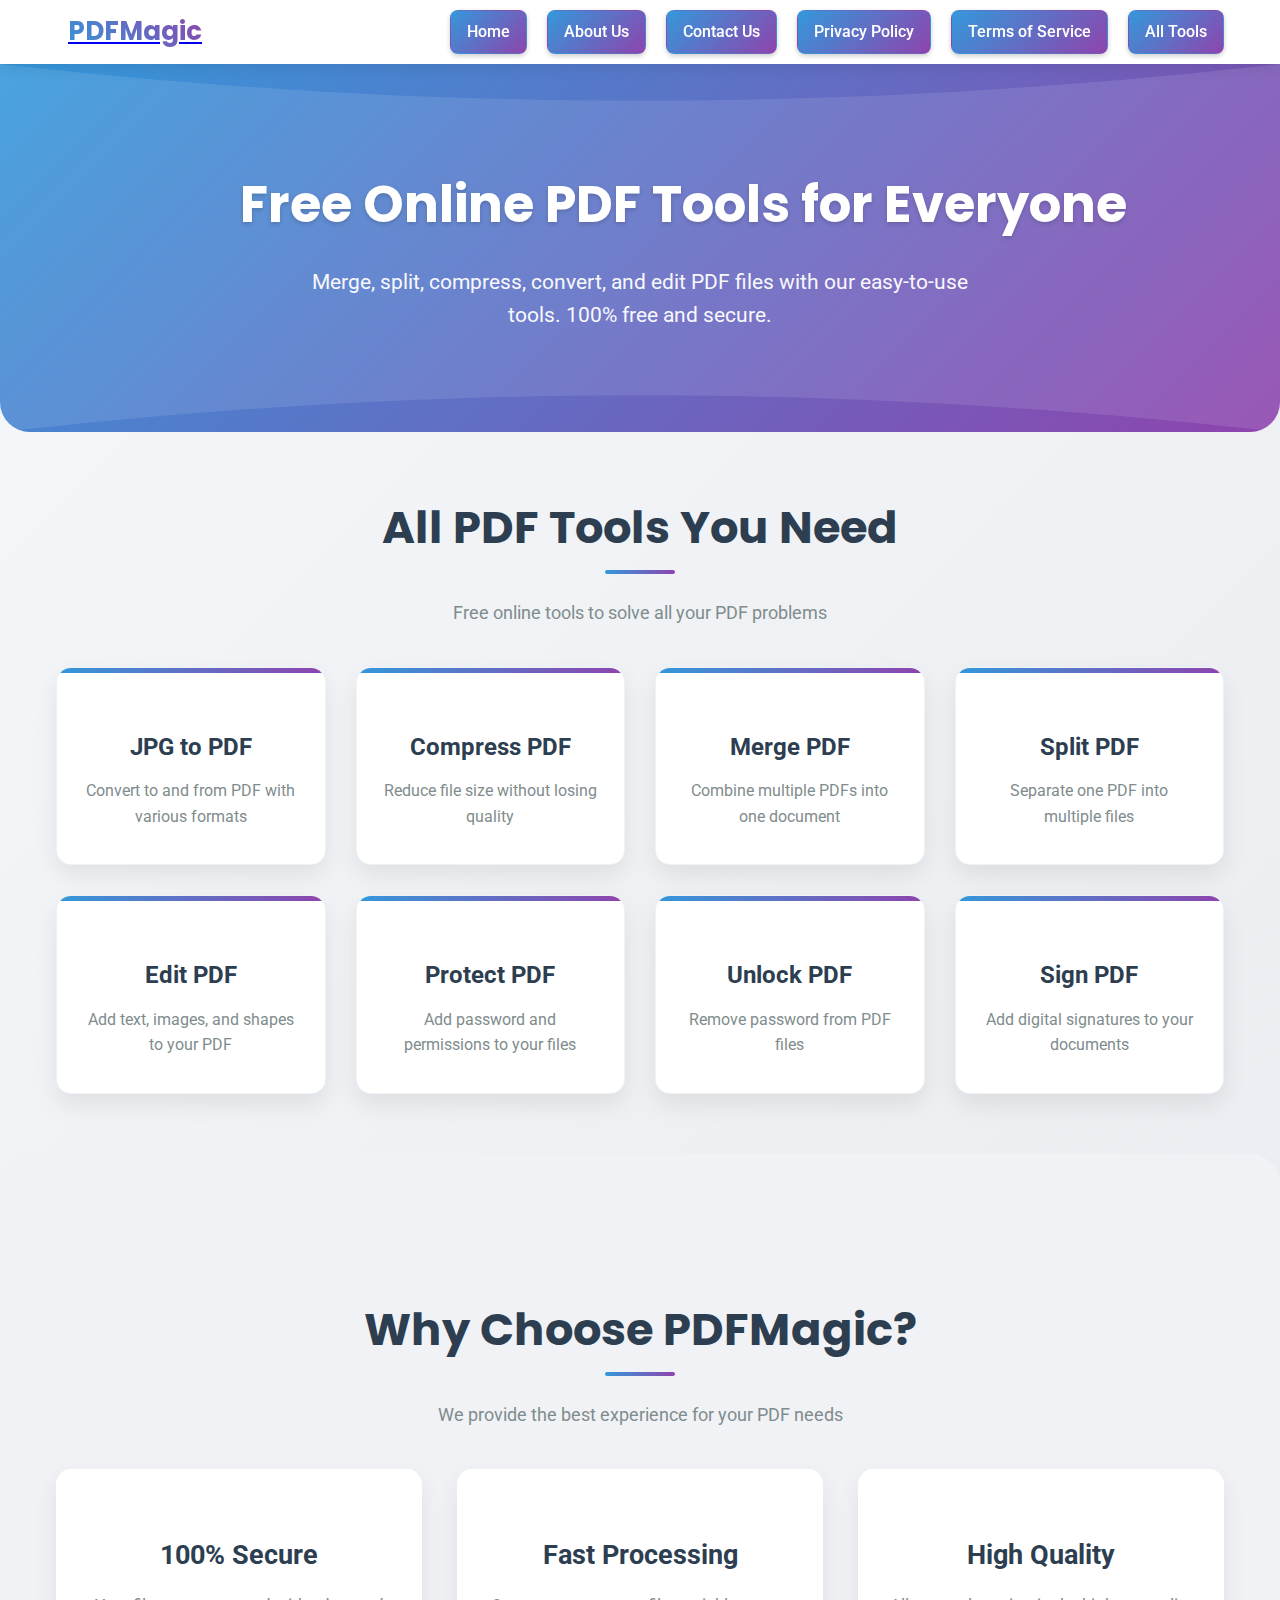
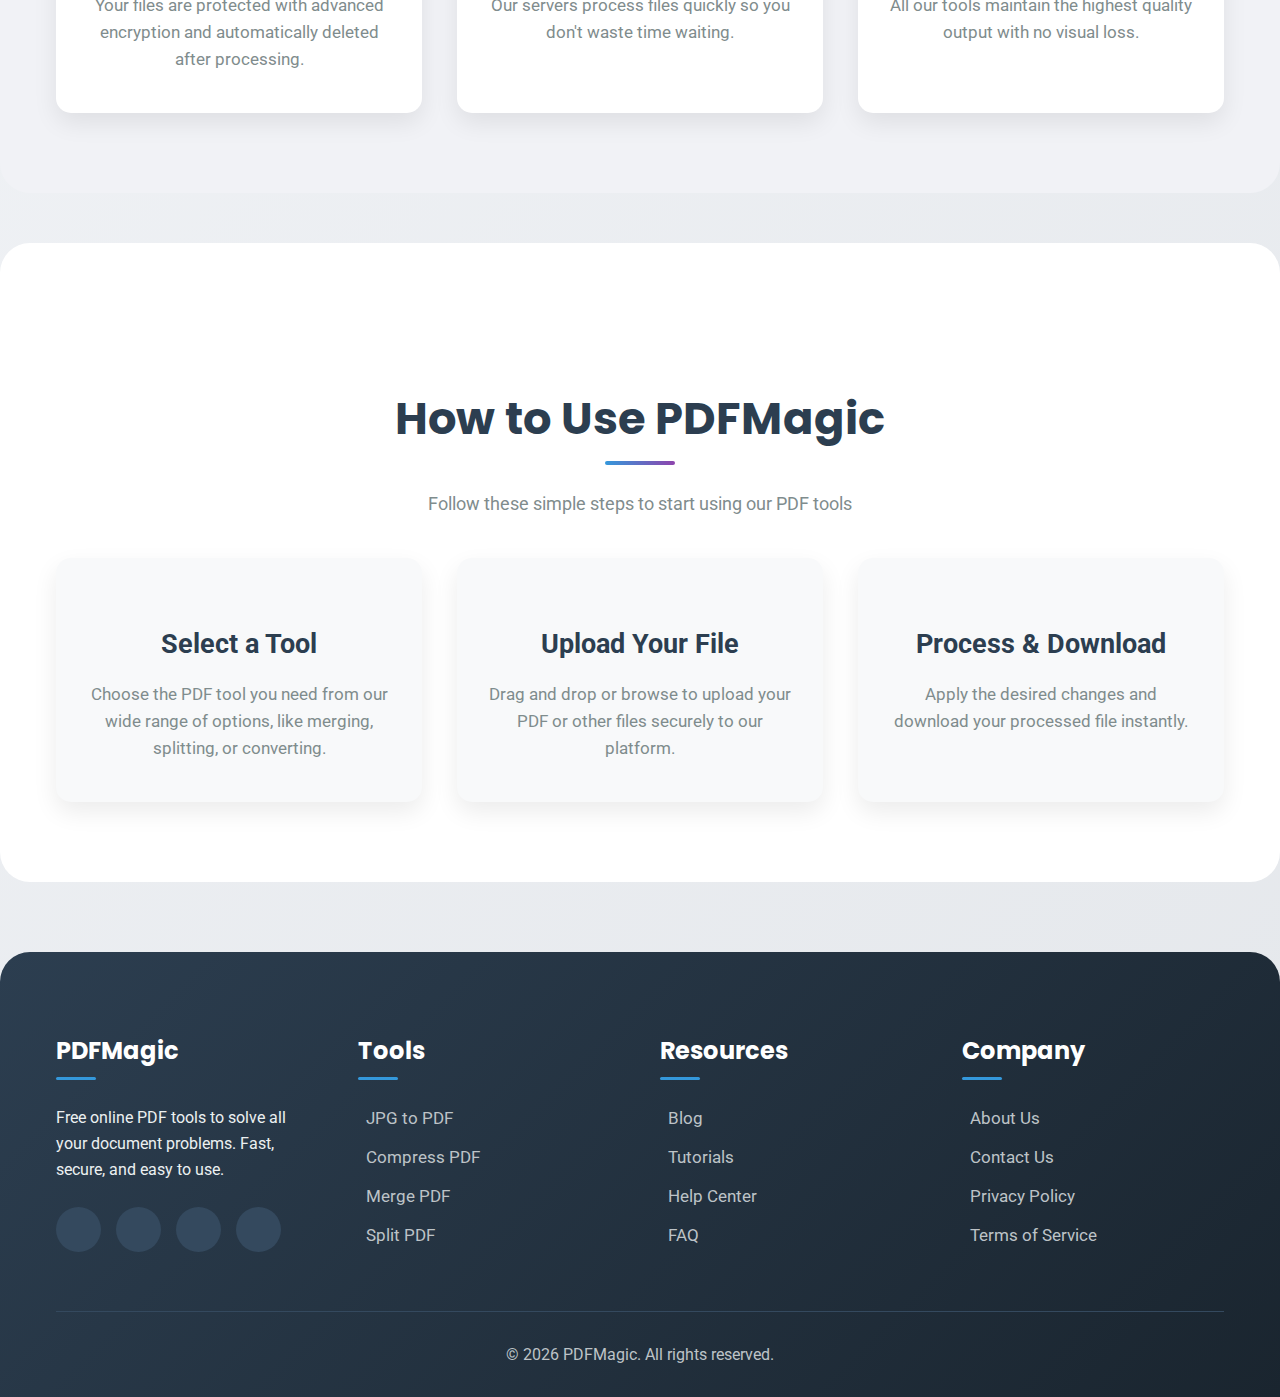
<file: index.html>
<!DOCTYPE html>
<html lang="en">
<head>
    <meta charset="UTF-8">
    <meta name="viewport" content="width=device-width, initial-scale=1.0">
    <meta name="description" content="Free online PDF tools to merge, compress, convert, split, and edit PDF files. 100% secure and easy to use.">
    <meta name="keywords" content="pdf tools, merge pdf, compress pdf, jpg to pdf, split pdf, edit pdf, free pdf tools">
    <meta name="robots" content="index, follow">
    <meta name="author" content="PDFMagic Team">
    <title>PDFMagic - Free Online PDF Tools for Everyone</title>
    <link rel="stylesheet" href="https://cdnjs.cloudflare.com/ajax/libs/font-awesome/6.4.0/css/all.min.css" integrity="sha512-iecdLmaskl7CVkqkXNQ/ZH/XLlvWZOJyj7Yy7tcenmpD1ypASozpmT/E0iPtmFIB46ZmdtAc9eNBvH0H/ZpiBw==" crossorigin="anonymous" referrerpolicy="no-referrer" />
    <link href="https://fonts.googleapis.com/css2?family=Poppins:wght@300;400;500;600;700&family=Roboto:wght@300;400;500;700&display=swap" rel="stylesheet">
    <style>
        * {
            margin: 0;
            padding: 0;
            box-sizing: border-box;
        }

        body {
            font-family: 'Roboto', sans-serif;
            line-height: 1.6;
            color: #333;
            background: linear-gradient(135deg, #f5f7fa 0%, #e4e7eb 100%);
            min-height: 100vh;
        }

        .container {
            width: 100%;
            max-width: 1200px;
            margin: 0 auto;
            padding: 0 1rem;
        }

        /* Header Styles */
        header {
            background-color: #ffffff;
            box-shadow: 0 2px 15px rgba(0,0,0,0.1);
            position: sticky;
            top: 0;
            z-index: 1000;
            padding: 0.625rem 0;
        }

        .header-top {
            display: flex;
            justify-content: space-between;
            align-items: center;
            flex-wrap: wrap;
        }

        .logo {
            display: flex;
            align-items: center;
            cursor: pointer;
        }

        .logo i {
            font-size: 2rem;
            color: #e74c3c;
            margin-right: 0.75rem;
        }

        .logo h1 {
            font-family: 'Poppins', sans-serif;
            font-size: clamp(1.5rem, 4vw, 1.625rem);
            font-weight: 700;
            color: #2c3e50;
            background: linear-gradient(45deg, #3498db, #8e44ad);
            -webkit-background-clip: text;
            -webkit-text-fill-color: transparent;
        }

        nav {
            display: flex;
            align-items: center;
        }

        nav ul {
            display: flex;
            list-style: none;
            margin: 0;
        }

        nav ul li {
            margin-left: 1.25rem;
            position: relative;
        }

        nav ul li a {
            text-decoration: none;
            color: #ffffff;
            font-weight: 500;
            font-size: clamp(0.875rem, 2.5vw, 1rem);
            padding: 0.5rem 1rem;
            background: linear-gradient(135deg, #3498db, #8e44ad);
            border-radius: 0.5rem;
            transition: all 0.3s ease;
            display: flex;
            align-items: center;
            box-shadow: 0 2px 5px rgba(0,0,0,0.2);
            border: 1px solid transparent;
        }

        nav ul li a:hover {
            background: #e74c3c; /* Red color on hover */
            transform: translateY(-2px);
            box-shadow: 0 4px 10px rgba(0,0,0,0.3);
        }

        nav ul li a:focus {
            outline: 2px solid #e74c3c;
            outline-offset: 2px;
        }

        nav ul li a::after {
            display: none;
        }

        /* Dropdown Menu */
        .dropdown {
            position: relative;
        }

        .dropdown-toggle::after {
            content: '\f078';
            font-family: 'Font Awesome 6 Free';
            font-weight: 900;
            margin-left: 0.5rem;
            font-size: 0.8rem;
        }

        .dropdown-menu {
            display: none;
            position: absolute;
            top: 100%;
            left: 0;
            background-color: #ffffff;
            box-shadow: 0 4px 15px rgba(0,0,0,0.1);
            min-width: 200px;
            z-index: 1000;
            border-radius: 0.5rem;
            padding: 0.5rem 0;
        }

        .dropdown:hover .dropdown-menu,
        .dropdown-menu.active {
            display: block;
        }

        .dropdown-menu li {
            margin: 0;
            padding: 0.5rem 1rem;
        }

        .dropdown-menu li a {
            justify-content: flex-start;
            padding: 0.5rem 1rem;
            font-size: 0.95rem;
            background: linear-gradient(135deg, #3498db, #8e44ad);
            color: #ffffff;
            border-radius: 0.5rem;
            margin: 0.25rem 0;
            box-shadow: 0 2px 5px rgba(0,0,0,0.2);
        }

        .dropdown-menu li a:hover {
            background: #e74c3c; /* Red color on hover for dropdown */
            color: #ffffff;
            transform: translateY(-2px);
            box-shadow: 0 4px 10px rgba(0,0,0,0.3);
        }

        .dropdown-menu li a:focus {
            outline: 2px solid #e74c3c;
            outline-offset: 2px;
        }

        /* Hamburger Menu */
        .hamburger {
            display: none;
            font-size: 1.5rem;
            color: #2c3e50;
            cursor: pointer;
            padding: 0.625rem;
            border: none;
            background: none;
        }

        /* Mobile Menu Styles */
        @media (max-width: 768px) {
            .hamburger {
                display: block;
            }

            nav ul {
                display: none;
                flex-direction: column;
                position: absolute;
                top: 100%;
                left: 0;
                width: 100%;
                background-color: #ffffff;
                box-shadow: 0 4px 15px rgba(0,0,0,0.1);
                padding: 1.25rem 0;
                z-index: 999;
            }

            nav ul.active {
                display: flex;
            }

            nav ul li {
                margin: 0.625rem 0;
                text-align: center;
            }

            nav ul li a {
                font-size: 1.125rem;
                padding: 0.75rem 1.5rem;
                justify-content: center;
                margin: 0.25rem 1rem;
            }

            .dropdown-menu {
                position: static;
                box-shadow: none;
                background-color: #f8f9fa;
                padding: 0.5rem 1.5rem;
            }

            .dropdown-menu li a {
                justify-content: center;
                margin: 0.25rem 0;
            }

            .dropdown-toggle::after {
                content: '\f078';
                margin-left: 0.5rem;
            }

            .dropdown-menu.active {
                display: block;
            }
        }

        /* Hero Section */
        .hero {
            background: linear-gradient(135deg, #3498db 0%, #8e44ad 100%);
            color: white;
            padding: clamp(4rem, 10vw, 6.25rem) 0 clamp(3rem, 8vw, 4.375rem);
            text-align: center;
            border-radius: 0 0 1.875rem 1.875rem;
            margin-bottom: 3.125rem;
            position: relative;
            overflow: hidden;
        }

        .hero::before {
            content: '';
            position: absolute;
            top: 0;
            left: 0;
            width: 100%;
            height: 100%;
            background: url('data:image/svg+xml;utf8,<svg xmlns="http://www.w3.org/2000/svg" viewBox="0 0 100 100" preserveAspectRatio="none"><path d="M0,0 Q50,20 100,0 L100,100 Q50,80 0,100 Z" fill="rgba(255,255,255,0.1)"/></svg>');
            background-size: cover;
        }

        .hero h2 {
            font-family: 'Poppins', sans-serif;
            font-size: clamp(1.8rem, 5vw, 3.2rem);
            font-weight: 700;
            margin-bottom: 1.25rem;
            max-width: 800px;
            margin-left: auto;
            margin-right: auto;
            text-shadow: 0 2px 4px rgba(0,0,0,0.2);
            white-space: nowrap; /* Ensure heading stays in one line */
        }

        .hero p {
            font-size: clamp(1rem, 3vw, 1.3rem);
            max-width: 700px;
            margin: 0 auto 1.875rem;
            opacity: 0.95;
        }

        /* Tools Section */
        .section-title {
            text-align: center;
            margin: 3.75rem 0 2.5rem;
        }

        .section-title h2 {
            font-family: 'Poppins', sans-serif;
            font-size: clamp(1.8rem, 4vw, 2.8rem);
            color: #2c3e50;
            margin-bottom: 0.9375rem;
            position: relative;
            display: inline-block;
        }

        .section-title h2::after {
            content: '';
            position: absolute;
            bottom: -10px;
            left: 50%;
            transform: translateX(-50%);
            width: 70px;
            height: 4px;
            background: linear-gradient(to right, #3498db, #8e44ad);
            border-radius: 2px;
        }

        .section-title p {
            color: #7f8c8d;
            max-width: 600px;
            margin: 1.25rem auto 0;
            font-size: clamp(0.875rem, 2.5vw, 1.1rem);
        }

        .tools-grid {
            display: grid;
            grid-template-columns: repeat(auto-fill, minmax(clamp(200px, 25vw, 250px), 1fr));
            gap: clamp(1.25rem, 3vw, 1.875rem);
            margin-bottom: 3.75rem;
        }

        .tool-card {
            background-color: white;
            border-radius: 0.9375rem;
            box-shadow: 0 10px 25px rgba(0,0,0,0.08);
            padding: clamp(1.5rem, 4vw, 2.1875rem) 1.5625rem;
            text-align: center;
            transition: all 0.4s;
            border: 1px solid rgba(236, 240, 241, 0.8);
            position: relative;
            overflow: hidden;
            text-decoration: none;
            color: inherit;
        }

        .tool-card:hover {
            transform: translateY(-10px);
            box-shadow: 0 15px 35px rgba(0,0,0,0.15);
            cursor: pointer;
        }

        .tool-card::before {
            content: '';
            position: absolute;
            top: 0;
            left: 0;
            width: 100%;
            height: 5px;
            background: linear-gradient(to right, #3498db, #8e44ad);
        }

        .tool-icon {
            font-size: clamp(2rem, 5vw, 3.125rem);
            margin-bottom: 1.5625rem;
            background: linear-gradient(135deg, #3498db, #8e44ad);
            -webkit-background-clip: text;
            -webkit-text-fill-color: transparent;
        }

        .tool-card h3 {
            font-size: clamp(1.2rem, 3vw, 1.5rem);
            margin-bottom: 0.75rem;
            color: #2c3e50;
        }

        .tool-card p {
            color: #7f8c8d;
            font-size: clamp(0.875rem, 2.5vw, 1rem);
        }

        /* Features Section */
        .features {
            background-color: #f1f2f6;
            padding: clamp(3rem, 8vw, 5rem) 0;
            border-radius: 1.875rem;
            margin: 3.125rem 0;
        }

        .features-grid {
            display: grid;
            grid-template-columns: repeat(auto-fit, minmax(clamp(250px, 30vw, 300px), 1fr));
            gap: clamp(1.5rem, 4vw, 2.1875rem);
        }

        .feature-card {
            background-color: white;
            border-radius: 0.9375rem;
            padding: clamp(1.875rem, 5vw, 2.5rem) 1.875rem;
            box-shadow: 0 10px 25px rgba(0,0,0,0.08);
            text-align: center;
            transition: transform 0.3s;
        }

        .feature-card:hover {
            transform: translateY(-8px);
        }

        .feature-icon {
            font-size: clamp(2rem, 5vw, 3.125rem);
            margin-bottom: 1.5625rem;
            background: linear-gradient(135deg, #3498db, #8e44ad);
            -webkit-background-clip: text;
            -webkit-text-fill-color: transparent;
        }

        .feature-card h3 {
            font-size: clamp(1.3rem, 3.5vw, 1.7rem);
            margin-bottom: 0.9375rem;
            color: #2c3e50;
        }

        .feature-card p {
            color: #7f8c8d;
            font-size: clamp(0.9rem, 2.5vw, 1.05rem);
        }

        /* How to Use Section */
        .how-to-use {
            padding: clamp(3rem, 8vw, 5rem) 0;
            background-color: #ffffff;
            border-radius: 1.875rem;
            margin: 3.125rem 0;
        }

        .how-to-use-grid {
            display: grid;
            grid-template-columns: repeat(auto-fit, minmax(clamp(250px, 30vw, 300px), 1fr));
            gap: clamp(1.5rem, 4vw, 2.1875rem);
        }

        .how-to-use-card {
            background-color: #f8f9fa;
            border-radius: 0.9375rem;
            padding: clamp(1.875rem, 5vw, 2.5rem) 1.875rem;
            box-shadow: 0 10px 25px rgba(0,0,0,0.08);
            text-align: center;
            transition: transform 0.3s;
        }

        .how-to-use-card:hover {
            transform: translateY(-8px);
        }

        .how-to-use-icon {
            font-size: clamp(2rem, 5vw, 3.125rem);
            margin-bottom: 1.5625rem;
            background: linear-gradient(135deg, #3498db, #8e44ad);
            -webkit-background-clip: text;
            -webkit-text-fill-color: transparent;
        }

        .how-to-use-card h3 {
            font-size: clamp(1.3rem, 3.5vw, 1.7rem);
            margin-bottom: 0.9375rem;
            color: #2c3e50;
        }

        .how-to-use-card p {
            color: #7f8c8d;
            font-size: clamp(0.9rem, 2.5vw, 1.05rem);
        }

        /* Footer */
        footer {
            background: linear-gradient(135deg, #2c3e50 0%, #1a252f 100%);
            color: #ecf0f1;
            padding: clamp(3rem, 8vw, 5rem) 0 1.875rem;
            border-radius: 1.875rem 1.875rem 0 0;
            margin-top: clamp(3rem, 8vw, 4.375rem);
        }

        .footer-grid {
            display: grid;
            grid-template-columns: repeat(auto-fit, minmax(clamp(180px, 25vw, 200px), 1fr));
            gap: clamp(1.5rem, 4vw, 2.5rem);
            margin-bottom: 3.125rem;
        }

        .footer-column h3 {
            font-family: 'Poppins', sans-serif;
            font-size: clamp(1.2rem, 3vw, 1.5rem);
            margin-bottom: 1.5625rem;
            color: white;
            position: relative;
            padding-bottom: 0.625rem;
        }

        .footer-column h3::after {
            content: '';
            position: absolute;
            bottom: 0;
            left: 0;
            width: 40px;
            height: 3px;
            background: #3498db;
            border-radius: 2px;
        }

        .footer-column ul {
            list-style: none;
        }

        .footer-column ul li {
            margin-bottom: 0.75rem;
        }

        .footer-column ul li a {
            color: #bdc3c7;
            text-decoration: none;
            transition: all 0.3s;
            font-size: clamp(0.875rem, 2.5vw, 1.05rem);
            display: flex;
            align-items: center;
        }

        .footer-column ul li a i {
            margin-right: 0.5rem;
        }

        .footer-column ul li a:hover {
            color: white;
            padding-left: 0.3125rem;
        }

        .social-icons {
            display: flex;
            gap: 0.9375rem;
            margin-top: 1.5625rem;
        }

        .social-icons a {
            display: inline-flex;
            align-items: center;
            justify-content: center;
            width: 45px;
            height: 45px;
            background-color: #34495e;
            border-radius: 50%;
            color: white;
            transition: all 0.3s;
            font-size: 1.2rem;
        }

        .social-icons a:hover {
            background: linear-gradient(135deg, #3498db, #8e44ad);
            transform: translateY(-5px);
        }

        .copyright {
            text-align: center;
            padding-top: 1.875rem;
            border-top: 1px solid #34495e;
            color: #bdc3c7;
            font-size: clamp(0.875rem, 2.5vw, 1rem);
        }

        /* Responsive Design */
        @media (max-width: 992px) {
            .hero h2 {
                font-size: clamp(1.8rem, 4.5vw, 2.8rem);
            }
            
            .hero p {
                font-size: clamp(0.875rem, 2.5vw, 1.1rem);
            }
            
            .tools-grid {
                grid-template-columns: repeat(auto-fill, minmax(200px, 1fr));
            }
            
            .features-grid, .how-to-use-grid {
                grid-template-columns: repeat(auto-fit, minmax(250px, 1fr));
            }
        }

        @media (max-width: 768px) {
            header {
                padding: 0.9375rem 0;
            }
            
            .hero {
                padding: clamp(3rem, 8vw, 5rem) 0 clamp(2.5rem, 6vw, 3.125rem);
            }
            
            .hero h2 {
                font-size: clamp(1.5rem, 4vw, 2.2rem);
                white-space: normal; /* Allow wrapping on small screens */
            }
            
            .section-title h2 {
                font-size: clamp(1.5rem, 4vw, 2.2rem);
            }
            
            .tools-grid {
                grid-template-columns: repeat(auto-fill, minmax(180px, 1fr));
                gap: 1.25rem;
            }
            
            .tool-card, .feature-card, .how-to-use-card {
                padding: 1.5rem 1rem;
            }
        }

        @media (max-width: 480px) {
            .logo h1 {
                font-size: clamp(1.2rem, 3.5vw, 1.5rem);
            }
            
            .logo i {
                font-size: 1.5rem;
            }
            
            .hamburger {
                font-size: 1.25rem;
            }
            
            .hero h2 {
                font-size: clamp(1.2rem, 3.5vw, 1.8rem);
            }
            
            .hero p {
                font-size: clamp(0.8rem, 2.5vw, 1rem);
            }
            
            .section-title h2 {
                font-size: clamp(1.2rem, 3.5vw, 1.8rem);
            }
            
            .section-title p {
                font-size: clamp(0.75rem, 2vw, 0.875rem);
            }
            
            .features, .how-to-use {
                padding: clamp(2.5rem, 6vw, 3.75rem) 0;
            }
            
            .footer-grid {
                grid-template-columns: 1fr;
            }
            
            .social-icons a {
                width: 40px;
                height: 40px;
                font-size: 1rem;
            }
        }
    </style>
</head>
<body>
    <!-- Header -->
    <header>
        <div class="container">
            <div class="header-top">
                <a href="index.html" class="logo" aria-label="PDFMagic Home">
                    <i class="fas fa-file-pdf" aria-hidden="true"></i>
                    <h1>PDFMagic</h1>
                </a>
                <nav role="navigation" aria-label="Main navigation">
                    <button class="hamburger" aria-label="Toggle menu" aria-expanded="false">
                        <i class="fas fa-bars"></i>
                    </button>
                    <ul>
                        <li><a href="index.html" aria-label="Home page"><i class="fas fa-home" aria-hidden="true"></i> Home</a></li>
                        <li><a href="about.html" aria-label="About our company"><i class="fas fa-info-circle" aria-hidden="true"></i> About Us</a></li>
                        <li><a href="contact.html" aria-label="Contact us"><i class="fas fa-envelope" aria-hidden="true"></i> Contact Us</a></li>
                        <li><a href="privacy-policy.html" aria-label="Read our privacy policy"><i class="fas fa-shield-alt" aria-hidden="true"></i> Privacy Policy</a></li>
                        <li><a href="terms-of-service.html" aria-label="Read our terms of service"><i class="fas fa-file-contract" aria-hidden="true"></i> Terms of Service</a></li>
                        <li class="dropdown">
                            <a href="#" class="dropdown-toggle" aria-label="View all PDF tools" aria-haspopup="true" aria-expanded="false">
                                <i class="fas fa-tools" aria-hidden="true"></i> All Tools
                            </a>
                            <ul class="dropdown-menu">
                                <li><a href="jpg-to-pdf.html" aria-label="Convert JPG to PDF"><i class="fas fa-exchange-alt" aria-hidden="true"></i> JPG to PDF</a></li>
                                <li><a href="compress-pdf.html" aria-label="Compress PDF files"><i class="fas fa-compress-alt" aria-hidden="true"></i> Compress PDF</a></li>
                                <li><a href="merge-pdf.html" aria-label="Merge multiple PDFs"><i class="fas fa-object-group" aria-hidden="true"></i> Merge PDF</a></li>
                                <li><a href="split-pdf.html" aria-label="Split PDF into multiple files"><i class="fas fa-cut" aria-hidden="true"></i> Split PDF</a></li>
                                <li><a href="edit-pdf.html" aria-label="Edit PDF files"><i class="fas fa-edit" aria-hidden="true"></i> Edit PDF</a></li>
                                <li><a href="protect-pdf.html" aria-label="Protect PDF files"><i class="fas fa-lock" aria-hidden="true"></i> Protect PDF</a></li>
                                <li><a href="unlock-pdf.html" aria-label="Unlock PDF files"><i class="fas fa-unlock" aria-hidden="true"></i> Unlock PDF</a></li>
                                <li><a href="sign-pdf.html" aria-label="Sign PDF files"><i class="fas fa-file-signature" aria-hidden="true"></i> Sign PDF</a></li>
                            </ul>
                        </li>
                    </ul>
                </nav>
            </div>
        </div>
    </header>

    <!-- Main Content -->
    <main>
        <!-- Hero Section -->
        <section class="hero" aria-labelledby="hero-heading">
            <div class="container">
                <h2 id="hero-heading">Free Online PDF Tools for Everyone</h2>
                <p>Merge, split, compress, convert, and edit PDF files with our easy-to-use tools. 100% free and secure.</p>
            </div>
        </section>

        <!-- Tools Section -->
        <section class="container" aria-labelledby="tools-heading">
            <div class="section-title">
                <h2 id="tools-heading">All PDF Tools You Need</h2>
                <p>Free online tools to solve all your PDF problems</p>
            </div>
            
            <div class="tools-grid">
                <a href="jpg-to-pdf.html" class="tool-card" aria-labelledby="jpg-to-pdf-heading">
                    <div class="tool-icon">
                        <i class="fas fa-exchange-alt" aria-hidden="true"></i>
                    </div>
                    <h3 id="jpg-to-pdf-heading">JPG to PDF</h3>
                    <p>Convert to and from PDF with various formats</p>
                </a>
                
                <a href="compress-pdf.html" class="tool-card" aria-labelledby="compress-pdf-heading">
                    <div class="tool-icon">
                        <i class="fas fa-compress-alt" aria-hidden="true"></i>
                    </div>
                    <h3 id="compress-pdf-heading">Compress PDF</h3>
                    <p>Reduce file size without losing quality</p>
                </a>
                
                <a href="merge-pdf.html" class="tool-card" aria-labelledby="merge-pdf-heading">
                    <div class="tool-icon">
                        <i class="fas fa-object-group" aria-hidden="true"></i>
                    </div>
                    <h3 id="merge-pdf-heading">Merge PDF</h3>
                    <p>Combine multiple PDFs into one document</p>
                </a>
                
                <a href="split-pdf.html" class="tool-card" aria-labelledby="split-pdf-heading">
                    <div class="tool-icon">
                        <i class="fas fa-cut" aria-hidden="true"></i>
                    </div>
                    <h3 id="split-pdf-heading">Split PDF</h3>
                    <p>Separate one PDF into multiple files</p>
                </a>
                
                <a href="edit-pdf.html" class="tool-card" aria-labelledby="edit-pdf-heading">
                    <div class="tool-icon">
                        <i class="fas fa-edit" aria-hidden="true"></i>
                    </div>
                    <h3 id="edit-pdf-heading">Edit PDF</h3>
                    <p>Add text, images, and shapes to your PDF</p>
                </a>
                
                <a href="protect-pdf.html" class="tool-card" aria-labelledby="protect-pdf-heading">
                    <div class="tool-icon">
                        <i class="fas fa-lock" aria-hidden="true"></i>
                    </div>
                    <h3 id="protect-pdf-heading">Protect PDF</h3>
                    <p>Add password and permissions to your files</p>
                </a>
                
                <a href="unlock-pdf.html" class="tool-card" aria-labelledby="unlock-pdf-heading">
                    <div class="tool-icon">
                        <i class="fas fa-unlock" aria-hidden="true"></i>
                    </div>
                    <h3 id="unlock-pdf-heading">Unlock PDF</h3>
                    <p>Remove password from PDF files</p>
                </a>
                
                <a href="sign-pdf.html" class="tool-card" aria-labelledby="sign-pdf-heading">
                    <div class="tool-icon">
                        <i class="fas fa-file-signature" aria-hidden="true"></i>
                    </div>
                    <h3 id="sign-pdf-heading">Sign PDF</h3>
                    <p>Add digital signatures to your documents</p>
                </a>
            </div>
        </section>

        <!-- Features Section -->
        <section class="features" aria-labelledby="features-heading">
            <div class="container">
                <div class="section-title">
                    <h2 id="features-heading">Why Choose PDFMagic?</h2>
                    <p>We provide the best experience for your PDF needs</p>
                </div>
                
                <div class="features-grid">
                    <article class="feature-card" aria-labelledby="secure-heading">
                        <div class="feature-icon">
                            <i class="fas fa-shield-alt" aria-hidden="true"></i>
                        </div>
                        <h3 id="secure-heading">100% Secure</h3>
                        <p>Your files are protected with advanced encryption and automatically deleted after processing.</p>
                    </article>
                    
                    <article class="feature-card" aria-labelledby="fast-heading">
                        <div class="feature-icon">
                            <i class="fas fa-rocket" aria-hidden="true"></i>
                        </div>
                        <h3 id="fast-heading">Fast Processing</h3>
                        <p>Our servers process files quickly so you don't waste time waiting.</p>
                    </article>
                    
                    <article class="feature-card" aria-labelledby="quality-heading">
                        <div class="feature-icon">
                            <i class="fas fa-check-circle" aria-hidden="true"></i>
                        </div>
                        <h3 id="quality-heading">High Quality</h3>
                        <p>All our tools maintain the highest quality output with no visual loss.</p>
                    </article>
                </div>
            </div>
        </section>

        <!-- How to Use Section -->
        <section class="how-to-use" aria-labelledby="how-to-use-heading">
            <div class="container">
                <div class="section-title">
                    <h2 id="how-to-use-heading">How to Use PDFMagic</h2>
                    <p>Follow these simple steps to start using our PDF tools</p>
                </div>
                
                <div class="how-to-use-grid">
                    <article class="how-to-use-card" aria-labelledby="select-tool-heading">
                        <div class="how-to-use-icon">
                            <i class="fas fa-mouse-pointer" aria-hidden="true"></i>
                        </div>
                        <h3 id="select-tool-heading">Select a Tool</h3>
                        <p>Choose the PDF tool you need from our wide range of options, like merging, splitting, or converting.</p>
                    </article>
                    
                    <article class="how-to-use-card" aria-labelledby="upload-file-heading">
                        <div class="how-to-use-icon">
                            <i class="fas fa-upload" aria-hidden="true"></i>
                        </div>
                        <h3 id="upload-file-heading">Upload Your File</h3>
                        <p>Drag and drop or browse to upload your PDF or other files securely to our platform.</p>
                    </article>
                    
                    <article class="how-to-use-card" aria-labelledby="download-heading">
                        <div class="how-to-use-icon">
                            <i class="fas fa-download" aria-hidden="true"></i>
                        </div>
                        <h3 id="download-heading">Process & Download</h3>
                        <p>Apply the desired changes and download your processed file instantly.</p>
                    </article>
                </div>
            </div>
        </section>
    </main>

    <!-- Footer -->
    <footer aria-labelledby="footer-heading">
        <div class="container">
            <div class="footer-grid">
                <div class="footer-column">
                    <h3 id="footer-heading">PDFMagic</h3>
                    <p>Free online PDF tools to solve all your document problems. Fast, secure, and easy to use.</p>
                    <div class="social-icons">
                        <a href="https://www.facebook.com/pdfmagic" aria-label="Follow us on Facebook"><i class="fab fa-facebook-f" aria-hidden="true"></i></a>
                        <a href="https://www.twitter.com/pdfmagic" aria-label="Follow us on Twitter"><i class="fab fa-twitter" aria-hidden="true"></i></a>
                        <a href="https://www.instagram.com/pdfmagic" aria-label="Follow us on Instagram"><i class="fab fa-instagram" aria-hidden="true"></i></a>
                        <a href="https://www.linkedin.com/company/pdfmagic" aria-label="Follow us on LinkedIn"><i class="fab fa-linkedin-in" aria-hidden="true"></i></a>
                    </div>
                </div>
                
                <div class="footer-column">
                    <h3>Tools</h3>
                    <ul>
                        <li><a href="jpg-to-pdf.html" aria-label="Convert JPG to PDF"><i class="fas fa-chevron-right" aria-hidden="true"></i> JPG to PDF</a></li>
                        <li><a href="compress-pdf.html" aria-label="Compress PDF files"><i class="fas fa-chevron-right" aria-hidden="true"></i> Compress PDF</a></li>
                        <li><a href="merge-pdf.html" aria-label="Merge multiple PDFs"><i class="fas fa-chevron-right" aria-hidden="true"></i> Merge PDF</a></li>
                        <li><a href="split-pdf.html" aria-label="Split PDF into multiple files"><i class="fas fa-chevron-right" aria-hidden="true"></i> Split PDF</a></li>
                    </ul>
                </div>
                
                <div class="footer-column">
                    <h3>Resources</h3>
                    <ul>
                        <li><a href="blog.html" aria-label="Read our blog"><i class="fas fa-chevron-right" aria-hidden="true"></i> Blog</a></li>
                        <li><a href="tutorials.html" aria-label="View tutorials"><i class="fas fa-chevron-right" aria-hidden="true"></i> Tutorials</a></li>
                        <li><a href="help-center.html" aria-label="Visit help center"><i class="fas fa-chevron-right" aria-hidden="true"></i> Help Center</a></li>
                        <li><a href="faq.html" aria-label="Read FAQs"><i class="fas fa-chevron-right" aria-hidden="true"></i> FAQ</a></li>
                    </ul>
                </div>
                
                <div class="footer-column">
                    <h3>Company</h3>
                    <ul>
                        <li><a href="about.html" aria-label="About our company"><i class="fas fa-chevron-right" aria-hidden="true"></i> About Us</a></li>
                        <li><a href="contact.html" aria-label="Contact us"><i class="fas fa-chevron-right" aria-hidden="true"></i> Contact Us</a></li>
                        <li><a href="privacy-policy.html" aria-label="Read our privacy policy"><i class="fas fa-chevron-right" aria-hidden="true"></i> Privacy Policy</a></li>
                        <li><a href="terms-of-service.html" aria-label="Read our terms of service"><i class="fas fa-chevron-right" aria-hidden="true"></i> Terms of Service</a></li>
                    </ul>
                </div>
            </div>
            
            <div class="copyright">
                <p>&copy; <span id="current-year"></span> PDFMagic. All rights reserved.</p>
            </div>
        </div>
    </footer>

    <!-- Schema.org Structured Data -->
    <script type="application/ld+json">
    {
        "@context": "https://schema.org",
        "@type": "WebSite",
        "name": "PDFMagic",
        "url": "https://www.pdfmagic.com",
        "description": "Free online PDF tools to merge, compress, convert, split, and edit PDF files.",
        "potentialAction": {
            "@type": "SearchAction",
            "target": "https://www.pdfmagic.com/search?q={search_term_string}",
            "query-input": "required name=search_term_string"
        }
    }
    </script>
    <script type="application/ld+json">
    {
        "@context": "https://schema.org",
        "@type": "Organization",
        "name": "PDFMagic",
        "url": "https://www.pdfmagic.com",
        "logo": "https://www.pdfmagic.com/logo.png",
        "sameAs": [
            "https://www.facebook.com/pdfmagic",
            "https://www.twitter.com/pdfmagic",
            "https://www.instagram.com/pdfmagic",
            "https://www.linkedin.com/company/pdfmagic"
        ]
    }
    </script>

    <!-- JavaScript for Hamburger, Dropdown Menu, and Dynamic Year -->
    <script>
        const hamburger = document.querySelector('.hamburger');
        const navMenu = document.querySelector('nav ul');
        const hamburgerIcon = hamburger ? hamburger.querySelector('i') : null;
        const dropdownToggle = document.querySelector('.dropdown-toggle');
        const dropdownMenu = document.querySelector('.dropdown-menu');
        const currentYearSpan = document.querySelector('#current-year');

        // Set current year in footer
        if (currentYearSpan) {
            currentYearSpan.textContent = new Date().getFullYear();
        }

        // Hamburger menu toggle
        if (hamburger && navMenu && hamburgerIcon) {
            hamburger.addEventListener('click', () => {
                navMenu.classList.toggle('active');
                const isExpanded = navMenu.classList.contains('active');
                hamburger.setAttribute('aria-expanded', isExpanded);
                hamburgerIcon.classList.toggle('fa-bars');
                hamburgerIcon.classList.toggle('fa-times');
                if (!isExpanded) {
                    dropdownMenu.classList.remove('active');
                    dropdownToggle.setAttribute('aria-expanded', 'false');
                }
            });
        }

        // Dropdown menu toggle for mobile
        if (dropdownToggle && dropdownMenu) {
            dropdownToggle.addEventListener('click', (e) => {
                if (window.innerWidth <= 768) {
                    e.preventDefault();
                    dropdownMenu.classList.toggle('active');
                    const isExpanded = dropdownMenu.classList.contains('active');
                    dropdownToggle.setAttribute('aria-expanded', isExpanded);
                }
            });
        }

        // Close menu when clicking outside
        document.addEventListener('click', (event) => {
            if (hamburger && navMenu && !hamburger.contains(event.target) && !navMenu.contains(event.target) && navMenu.classList.contains('active')) {
                navMenu.classList.remove('active');
                hamburger.setAttribute('aria-expanded', 'false');
                hamburgerIcon.classList.add('fa-bars');
                hamburgerIcon.classList.remove('fa-times');
                dropdownMenu.classList.remove('active');
                dropdownToggle.setAttribute('aria-expanded', 'false');
            }
        });
    </script>
</body>
</html>
</file>
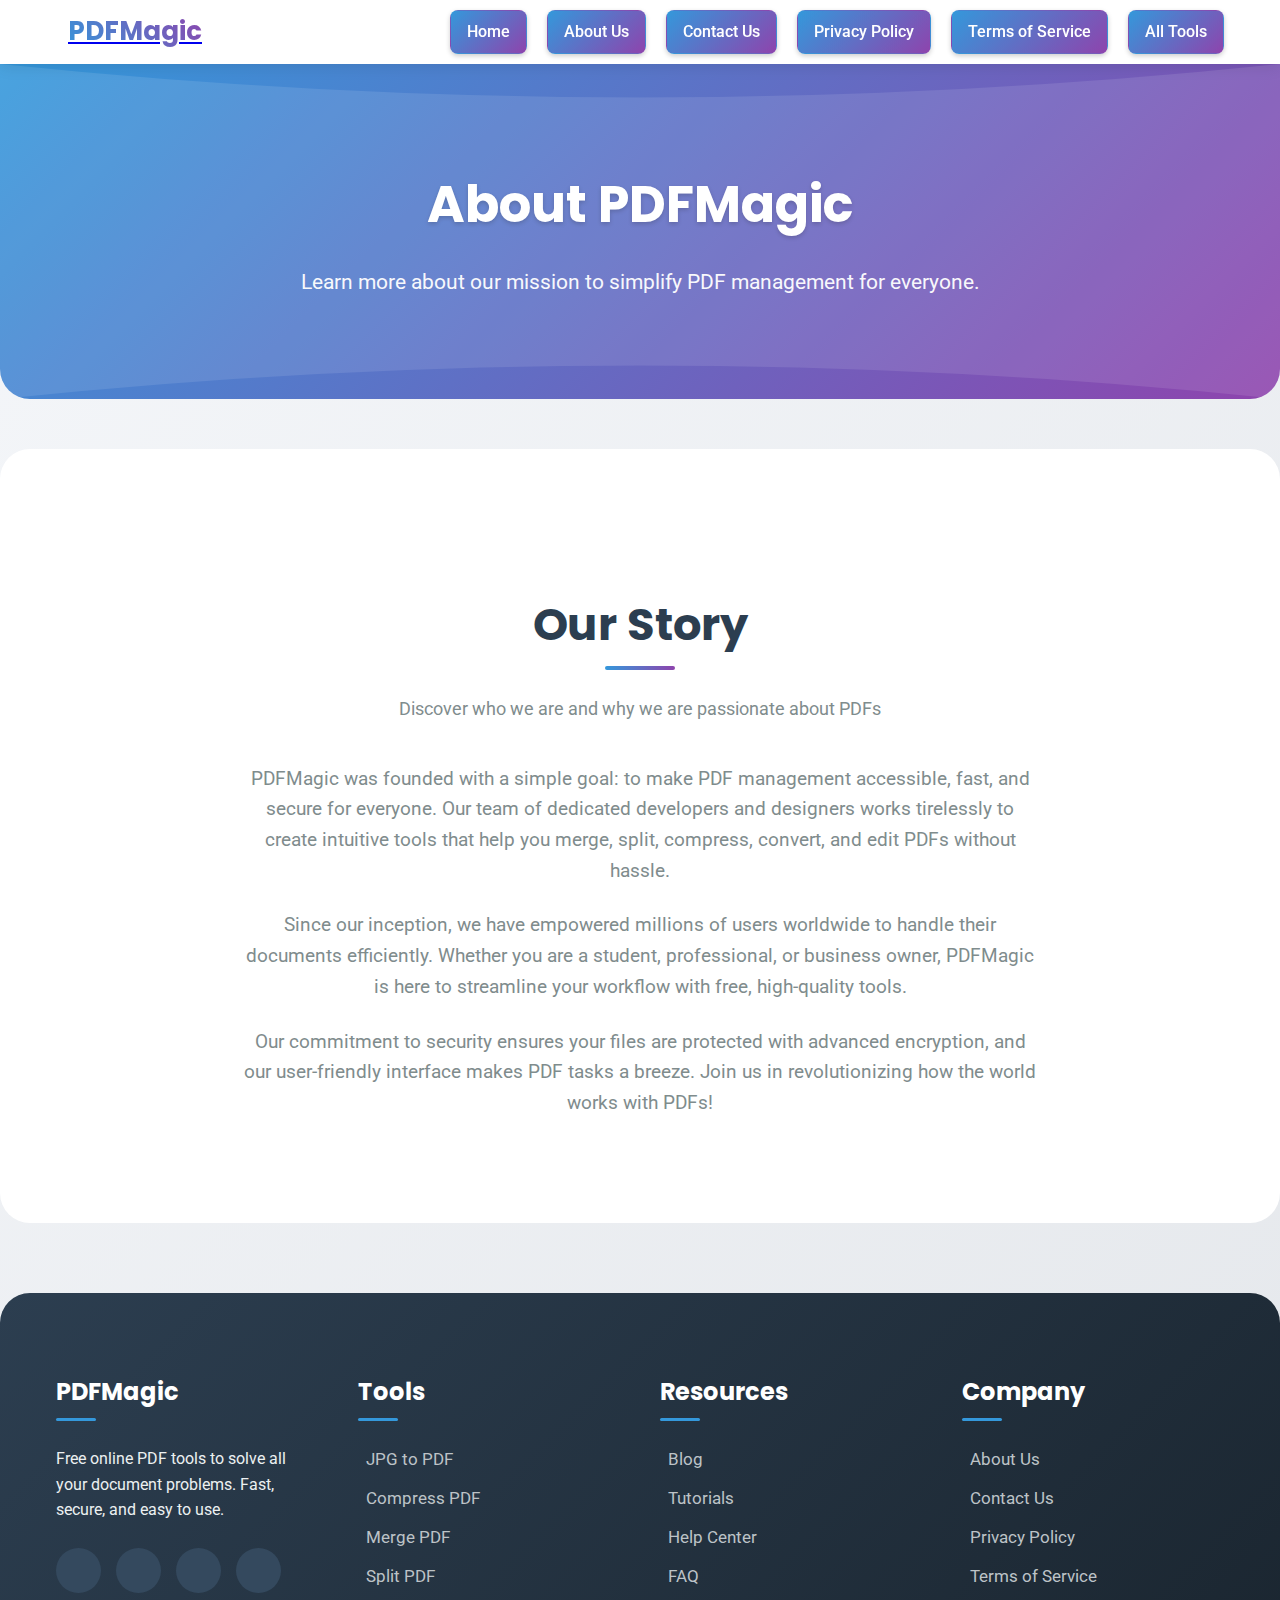
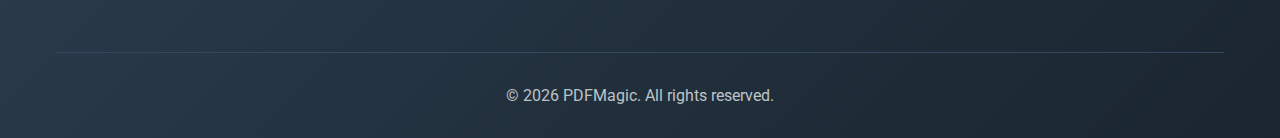
<file: about.html>
<!DOCTYPE html>
<html lang="en">
<head>
    <meta charset="UTF-8">
    <meta name="viewport" content="width=device-width, initial-scale=1.0">
    <meta name="description" content="Learn about PDFMagic, your trusted platform for free online PDF tools. Discover our mission and team.">
    <meta name="keywords" content="about pdfmagic, pdf tools, free pdf tools, merge pdf, compress pdf">
    <meta name="robots" content="index, follow">
    <meta name="author" content="PDFMagic Team">
    <title>About Us - PDFMagic</title>
    <link rel="stylesheet" href="https://cdnjs.cloudflare.com/ajax/libs/font-awesome/6.4.0/css/all.min.css" integrity="sha512-iecdLmaskl7CVkqkXNQ/ZH/XLlvWZOJyj7Yy7tcenmpD1ypASozpmT/E0iPtmFIB46ZmdtAc9eNBvH0H/ZpiBw==" crossorigin="anonymous" referrerpolicy="no-referrer" />
    <link href="https://fonts.googleapis.com/css2?family=Poppins:wght@300;400;500;600;700&family=Roboto:wght@300;400;500;700&display=swap" rel="stylesheet">
    <style>
        * {
            margin: 0;
            padding: 0;
            box-sizing: border-box;
        }

        body {
            font-family: 'Roboto', sans-serif;
            line-height: 1.6;
            color: #333;
            background: linear-gradient(135deg, #f5f7fa 0%, #e4e7eb 100%);
            min-height: 100vh;
        }

        .container {
            width: 100%;
            max-width: 1200px;
            margin: 0 auto;
            padding: 0 1rem;
        }

        /* Header Styles */
        header {
            background-color: #ffffff;
            box-shadow: 0 2px 15px rgba(0,0,0,0.1);
            position: sticky;
            top: 0;
            z-index: 1000;
            padding: 0.625rem 0;
        }

        .header-top {
            display: flex;
            justify-content: space-between;
            align-items: center;
            flex-wrap: wrap;
        }

        .logo {
            display: flex;
            align-items: center;
            cursor: pointer;
        }

        .logo i {
            font-size: 2rem;
            color: #e74c3c;
            margin-right: 0.75rem;
        }

        .logo h1 {
            font-family: 'Poppins', sans-serif;
            font-size: clamp(1.5rem, 4vw, 1.625rem);
            font-weight: 700;
            color: #2c3e50;
            background: linear-gradient(45deg, #3498db, #8e44ad);
            -webkit-background-clip: text;
            -webkit-text-fill-color: transparent;
        }

        nav {
            display: flex;
            align-items: center;
        }

        nav ul {
            display: flex;
            list-style: none;
            margin: 0;
        }

        nav ul li {
            margin-left: 1.25rem;
            position: relative;
        }

        nav ul li a {
            text-decoration: none;
            color: #ffffff;
            font-weight: 500;
            font-size: clamp(0.875rem, 2.5vw, 1rem);
            padding: 0.5rem 1rem;
            background: linear-gradient(135deg, #3498db, #8e44ad);
            border-radius: 0.5rem;
            transition: all 0.3s ease;
            display: flex;
            align-items: center;
            box-shadow: 0 2px 5px rgba(0,0,0,0.2);
            border: 1px solid transparent;
        }

        nav ul li a:hover {
            background: #e74c3c;
            transform: translateY(-2px);
            box-shadow: 0 4px 10px rgba(0,0,0,0.3);
        }

        nav ul li a:focus {
            outline: 2px solid #e74c3c;
            outline-offset: 2px;
        }

        nav ul li a::after {
            display: none;
        }

        /* Dropdown Menu */
        .dropdown {
            position: relative;
        }

        .dropdown-toggle::after {
            content: '\f078';
            font-family: 'Font Awesome 6 Free';
            font-weight: 900;
            margin-left: 0.5rem;
            font-size: 0.8rem;
        }

        .dropdown-menu {
            display: none;
            position: absolute;
            top: 100%;
            left: 0;
            background-color: #ffffff;
            box-shadow: 0 4px 15px rgba(0,0,0,0.1);
            min-width: 200px;
            z-index: 1000;
            border-radius: 0.5rem;
            padding: 0.5rem 0;
        }

        .dropdown:hover .dropdown-menu,
        .dropdown-menu.active {
            display: block;
        }

        .dropdown-menu li {
            margin: 0;
            padding: 0.5rem 1rem;
        }

        .dropdown-menu li a {
            justify-content: flex-start;
            padding: 0.5rem 1rem;
            font-size: 0.95rem;
            background: linear-gradient(135deg, #3498db, #8e44ad);
            color: #ffffff;
            border-radius: 0.5rem;
            margin: 0.25rem 0;
            box-shadow: 0 2px 5px rgba(0,0,0,0.2);
        }

        .dropdown-menu li a:hover {
            background: #e74c3c;
            color: #ffffff;
            transform: translateY(-2px);
            box-shadow: 0 4px 10px rgba(0,0,0,0.3);
        }

        .dropdown-menu li a:focus {
            outline: 2px solid #e74c3c;
            outline-offset: 2px;
        }

        /* Hamburger Menu */
        .hamburger {
            display: none;
            font-size: 1.5rem;
            color: #2c3e50;
            cursor: pointer;
            padding: 0.625rem;
            border: none;
            background: none;
        }

        /* Mobile Menu Styles */
        @media (max-width: 768px) {
            .hamburger {
                display: block;
            }

            nav ul {
                display: none;
                flex-direction: column;
                position: absolute;
                top: 100%;
                left: 0;
                width: 100%;
                background-color: #ffffff;
                box-shadow: 0 4px 15px rgba(0,0,0,0.1);
                padding: 1.25rem 0;
                z-index: 999;
            }

            nav ul.active {
                display: flex;
            }

            nav ul li {
                margin: 0.625rem 0;
                text-align: center;
            }

            nav ul li a {
                font-size: 1.125rem;
                padding: 0.75rem 1.5rem;
                justify-content: center;
                margin: 0.25rem 1rem;
            }

            .dropdown-menu {
                position: static;
                box-shadow: none;
                background-color: #f8f9fa;
                padding: 0.5rem 1.5rem;
            }

            .dropdown-menu li a {
                justify-content: center;
                margin: 0.25rem 0;
            }

            .dropdown-toggle::after {
                content: '\f078';
                margin-left: 0.5rem;
            }

            .dropdown-menu.active {
                display: block;
            }
        }

        /* Hero Section */
        .hero {
            background: linear-gradient(135deg, #3498db 0%, #8e44ad 100%);
            color: white;
            padding: clamp(4rem, 10vw, 6.25rem) 0 clamp(3rem, 8vw, 4.375rem);
            text-align: center;
            border-radius: 0 0 1.875rem 1.875rem;
            margin-bottom: 3.125rem;
            position: relative;
            overflow: hidden;
        }

        .hero::before {
            content: '';
            position: absolute;
            top: 0;
            left: 0;
            width: 100%;
            height: 100%;
            background: url('data:image/svg+xml;utf8,<svg xmlns="http://www.w3.org/2000/svg" viewBox="0 0 100 100" preserveAspectRatio="none"><path d="M0,0 Q50,20 100,0 L100,100 Q50,80 0,100 Z" fill="rgba(255,255,255,0.1)"/></svg>');
            background-size: cover;
        }

        .hero h2 {
            font-family: 'Poppins', sans-serif;
            font-size: clamp(1.8rem, 5vw, 3.2rem);
            font-weight: 700;
            margin-bottom: 1.25rem;
            max-width: 800px;
            margin-left: auto;
            margin-right: auto;
            text-shadow: 0 2px 4px rgba(0,0,0,0.2);
            white-space: nowrap;
        }

        .hero p {
            font-size: clamp(1rem, 3vw, 1.3rem);
            max-width: 700px;
            margin: 0 auto 1.875rem;
            opacity: 0.95;
        }

        /* About Section */
        .about {
            padding: clamp(3rem, 8vw, 5rem) 0;
            background-color: #ffffff;
            border-radius: 1.875rem;
            margin: 3.125rem 0;
        }

        .section-title {
            text-align: center;
            margin: 3.75rem 0 2.5rem;
        }

        .section-title h2 {
            font-family: 'Poppins', sans-serif;
            font-size: clamp(1.8rem, 4vw, 2.8rem);
            color: #2c3e50;
            margin-bottom: 0.9375rem;
            position: relative;
            display: inline-block;
        }

        .section-title h2::after {
            content: '';
            position: absolute;
            bottom: -10px;
            left: 50%;
            transform: translateX(-50%);
            width: 70px;
            height: 4px;
            background: linear-gradient(to right, #3498db, #8e44ad);
            border-radius: 2px;
        }

        .section-title p {
            color: #7f8c8d;
            max-width: 600px;
            margin: 1.25rem auto 0;
            font-size: clamp(0.875rem, 2.5vw, 1.1rem);
        }

        .about-content {
            max-width: 800px;
            margin: 0 auto;
            text-align: center;
        }

        .about-content p {
            color: #7f8c8d;
            font-size: clamp(1rem, 3vw, 1.2rem);
            margin-bottom: 1.5rem;
        }

        /* Footer */
        footer {
            background: linear-gradient(135deg, #2c3e50 0%, #1a252f 100%);
            color: #ecf0f1;
            padding: clamp(3rem, 8vw, 5rem) 0 1.875rem;
            border-radius: 1.875rem 1.875rem 0 0;
            margin-top: clamp(3rem, 8vw, 4.375rem);
        }

        .footer-grid {
            display: grid;
            grid-template-columns: repeat(auto-fit, minmax(clamp(180px, 25vw, 200px), 1fr));
            gap: clamp(1.5rem, 4vw, 2.5rem);
            margin-bottom: 3.125rem;
        }

        .footer-column h3 {
            font-family: 'Poppins', sans-serif;
            font-size: clamp(1.2rem, 3vw, 1.5rem);
            margin-bottom: 1.5625rem;
            color: white;
            position: relative;
            padding-bottom: 0.625rem;
        }

        .footer-column h3::after {
            content: '';
            position: absolute;
            bottom: 0;
            left: 0;
            width: 40px;
            height: 3px;
            background: #3498db;
            border-radius: 2px;
        }

        .footer-column ul {
            list-style: none;
        }

        .footer-column ul li {
            margin-bottom: 0.75rem;
        }

        .footer-column ul li a {
            color: #bdc3c7;
            text-decoration: none;
            transition: all 0.3s;
            font-size: clamp(0.875rem, 2.5vw, 1.05rem);
            display: flex;
            align-items: center;
        }

        .footer-column ul li a i {
            margin-right: 0.5rem;
        }

        .footer-column ul li a:hover {
            color: white;
            padding-left: 0.3125rem;
        }

        .social-icons {
            display: flex;
            gap: 0.9375rem;
            margin-top: 1.5625rem;
        }

        .social-icons a {
            display: inline-flex;
            align-items: center;
            justify-content: center;
            width: 45px;
            height: 45px;
            background-color: #34495e;
            border-radius: 50%;
            color: white;
            transition: all 0.3s;
            font-size: 1.2rem;
        }

        .social-icons a:hover {
            background: linear-gradient(135deg, #3498db, #8e44ad);
            transform: translateY(-5px);
        }

        .copyright {
            text-align: center;
            padding-top: 1.875rem;
            border-top: 1px solid #34495e;
            color: #bdc3c7;
            font-size: clamp(0.875rem, 2.5vw, 1rem);
        }

        /* Responsive Design */
        @media (max-width: 992px) {
            .hero h2 {
                font-size: clamp(1.8rem, 4.5vw, 2.8rem);
            }
            
            .hero p {
                font-size: clamp(0.875rem, 2.5vw, 1.1rem);
            }
        }

        @media (max-width: 768px) {
            header {
                padding: 0.9375rem 0;
            }
            
            .hero {
                padding: clamp(3rem, 8vw, 5rem) 0 clamp(2.5rem, 6vw, 3.125rem);
            }
            
            .hero h2 {
                font-size: clamp(1.5rem, 4vw, 2.2rem);
                white-space: normal;
            }
            
            .section-title h2 {
                font-size: clamp(1.5rem, 4vw, 2.2rem);
            }
            
            .about {
                padding: clamp(2.5rem, 6vw, 3.75rem) 0;
            }
        }

        @media (max-width: 480px) {
            .logo h1 {
                font-size: clamp(1.2rem, 3.5vw, 1.5rem);
            }
            
            .logo i {
                font-size: 1.5rem;
            }
            
            .hamburger {
                font-size: 1.25rem;
            }
            
            .hero h2 {
                font-size: clamp(1.2rem, 3.5vw, 1.8rem);
            }
            
            .hero p {
                font-size: clamp(0.8rem, 2.5vw, 1rem);
            }
            
            .section-title h2 {
                font-size: clamp(1.2rem, 3.5vw, 1.8rem);
            }
            
            .section-title p {
                font-size: clamp(0.75rem, 2vw, 0.875rem);
            }
            
            .footer-grid {
                grid-template-columns: 1fr;
            }
            
            .social-icons a {
                width: 40px;
                height: 40px;
                font-size: 1rem;
            }
        }
    </style>
</head>
<body>
    <!-- Header -->
    <header>
        <div class="container">
            <div class="header-top">
                <a href="index.html" class="logo" aria-label="PDFMagic Home">
                    <i class="fas fa-file-pdf" aria-hidden="true"></i>
                    <h1>PDFMagic</h1>
                </a>
                <nav role="navigation" aria-label="Main navigation">
                    <button class="hamburger" aria-label="Toggle menu" aria-expanded="false">
                        <i class="fas fa-bars"></i>
                    </button>
                    <ul>
                        <li><a href="index.html" aria-label="Home page"><i class="fas fa-home" aria-hidden="true"></i> Home</a></li>
                        <li><a href="about.html" aria-label="About our company"><i class="fas fa-info-circle" aria-hidden="true"></i> About Us</a></li>
                        <li><a href="contact.html" aria-label="Contact us"><i class="fas fa-envelope" aria-hidden="true"></i> Contact Us</a></li>
                        <li><a href="privacy-policy.html" aria-label="Read our privacy policy"><i class="fas fa-shield-alt" aria-hidden="true"></i> Privacy Policy</a></li>
                        <li><a href="terms-of-service.html" aria-label="Read our terms of service"><i class="fas fa-file-contract" aria-hidden="true"></i> Terms of Service</a></li>
                        <li class="dropdown">
                            <a href="#" class="dropdown-toggle" aria-label="View all PDF tools" aria-haspopup="true" aria-expanded="false">
                                <i class="fas fa-tools" aria-hidden="true"></i> All Tools
                            </a>
                            <ul class="dropdown-menu">
                                <li><a href="jpg-to-pdf.html" aria-label="Convert JPG to PDF"><i class="fas fa-exchange-alt" aria-hidden="true"></i> JPG to PDF</a></li>
                                <li><a href="compress-pdf.html" aria-label="Compress PDF files"><i class="fas fa-compress-alt" aria-hidden="true"></i> Compress PDF</a></li>
                                <li><a href="merge-pdf.html" aria-label="Merge multiple PDFs"><i class="fas fa-object-group" aria-hidden="true"></i> Merge PDF</a></li>
                                <li><a href="split-pdf.html" aria-label="Split PDF into multiple files"><i class="fas fa-cut" aria-hidden="true"></i> Split PDF</a></li>
                                <li><a href="edit-pdf.html" aria-label="Edit PDF files"><i class="fas fa-edit" aria-hidden="true"></i> Edit PDF</a></li>
                                <li><a href="protect-pdf.html" aria-label="Protect PDF files"><i class="fas fa-lock" aria-hidden="true"></i> Protect PDF</a></li>
                                <li><a href="unlock-pdf.html" aria-label="Unlock PDF files"><i class="fas fa-unlock" aria-hidden="true"></i> Unlock PDF</a></li>
                                <li><a href="sign-pdf.html" aria-label="Sign PDF files"><i class="fas fa-file-signature" aria-hidden="true"></i> Sign PDF</a></li>
                            </ul>
                        </li>
                    </ul>
                </nav>
            </div>
        </div>
    </header>

    <!-- Main Content -->
    <main>
        <!-- Hero Section -->
        <section class="hero" aria-labelledby="hero-heading">
            <div class="container">
                <h2 id="hero-heading">About PDFMagic</h2>
                <p>Learn more about our mission to simplify PDF management for everyone.</p>
            </div>
        </section>

        <!-- About Section -->
        <section class="about" aria-labelledby="about-heading">
            <div class="container">
                <div class="section-title">
                    <h2 id="about-heading">Our Story</h2>
                    <p>Discover who we are and why we are passionate about PDFs</p>
                </div>
                <div class="about-content">
                    <p>PDFMagic was founded with a simple goal: to make PDF management accessible, fast, and secure for everyone. Our team of dedicated developers and designers works tirelessly to create intuitive tools that help you merge, split, compress, convert, and edit PDFs without hassle.</p>
                    <p>Since our inception, we have empowered millions of users worldwide to handle their documents efficiently. Whether you are a student, professional, or business owner, PDFMagic is here to streamline your workflow with free, high-quality tools.</p>
                    <p>Our commitment to security ensures your files are protected with advanced encryption, and our user-friendly interface makes PDF tasks a breeze. Join us in revolutionizing how the world works with PDFs!</p>
                </div>
            </div>
        </section>
    </main>

    <!-- Footer -->
    <footer aria-labelledby="footer-heading">
        <div class="container">
            <div class="footer-grid">
                <div class="footer-column">
                    <h3 id="footer-heading">PDFMagic</h3>
                    <p>Free online PDF tools to solve all your document problems. Fast, secure, and easy to use.</p>
                    <div class="social-icons">
                        <a href="https://www.facebook.com/pdfmagic" aria-label="Follow us on Facebook"><i class="fab fa-facebook-f" aria-hidden="true"></i></a>
                        <a href="https://www.twitter.com/pdfmagic" aria-label="Follow us on Twitter"><i class="fab fa-twitter" aria-hidden="true"></i></a>
                        <a href="https://www.instagram.com/pdfmagic" aria-label="Follow us on Instagram"><i class="fab fa-instagram" aria-hidden="true"></i></a>
                        <a href="https://www.linkedin.com/company/pdfmagic" aria-label="Follow us on LinkedIn"><i class="fab fa-linkedin-in" aria-hidden="true"></i></a>
                    </div>
                </div>
                
                <div class="footer-column">
                    <h3>Tools</h3>
                    <ul>
                        <li><a href="jpg-to-pdf.html" aria-label="Convert JPG to PDF"><i class="fas fa-chevron-right" aria-hidden="true"></i> JPG to PDF</a></li>
                        <li><a href="compress-pdf.html" aria-label="Compress PDF files"><i class="fas fa-chevron-right" aria-hidden="true"></i> Compress PDF</a></li>
                        <li><a href="merge-pdf.html" aria-label="Merge multiple PDFs"><i class="fas fa-chevron-right" aria-hidden="true"></i> Merge PDF</a></li>
                        <li><a href="split-pdf.html" aria-label="Split PDF into multiple files"><i class="fas fa-chevron-right" aria-hidden="true"></i> Split PDF</a></li>
                    </ul>
                </div>
                
                <div class="footer-column">
                    <h3>Resources</h3>
                    <ul>
                        <li><a href="blog.html" aria-label="Read our blog"><i class="fas fa-chevron-right" aria-hidden="true"></i> Blog</a></li>
                        <li><a href="tutorials.html" aria-label="View tutorials"><i class="fas fa-chevron-right" aria-hidden="true"></i> Tutorials</a></li>
                        <li><a href="help-center.html" aria-label="Visit help center"><i class="fas fa-chevron-right" aria-hidden="true"></i> Help Center</a></li>
                        <li><a href="faq.html" aria-label="Read FAQs"><i class="fas fa-chevron-right" aria-hidden="true"></i> FAQ</a></li>
                    </ul>
                </div>
                
                <div class="footer-column">
                    <h3>Company</h3>
                    <ul>
                        <li><a href="about.html" aria-label="About our company"><i class="fas fa-chevron-right" aria-hidden="true"></i> About Us</a></li>
                        <li><a href="contact.html" aria-label="Contact us"><i class="fas fa-chevron-right" aria-hidden="true"></i> Contact Us</a></li>
                        <li><a href="privacy-policy.html" aria-label="Read our privacy policy"><i class="fas fa-chevron-right" aria-hidden="true"></i> Privacy Policy</a></li>
                        <li><a href="terms-of-service.html" aria-label="Read our terms of service"><i class="fas fa-chevron-right" aria-hidden="true"></i> Terms of Service</a></li>
                    </ul>
                </div>
            </div>
            
            <div class="copyright">
                <p>&copy; <span id="current-year"></span> PDFMagic. All rights reserved.</p>
            </div>
        </div>
    </footer>

    <!-- Schema.org Structured Data -->
    <script type="application/ld+json">
    {
        "@context": "https://schema.org",
        "@type": "WebPage",
        "name": "About Us - PDFMagic",
        "url": "https://www.pdfmagic.com/about.html",
        "description": "Learn about PDFMagic, your trusted platform for free online PDF tools. Discover our mission and team."
    }
    </script>

    <!-- JavaScript for Hamburger, Dropdown Menu, and Dynamic Year -->
    <script>
        const hamburger = document.querySelector('.hamburger');
        const navMenu = document.querySelector('nav ul');
        const hamburgerIcon = hamburger ? hamburger.querySelector('i') : null;
        const dropdownToggle = document.querySelector('.dropdown-toggle');
        const dropdownMenu = document.querySelector('.dropdown-menu');
        const currentYearSpan = document.querySelector('#current-year');

        if (currentYearSpan) {
            currentYearSpan.textContent = new Date().getFullYear();
        }

        if (hamburger && navMenu && hamburgerIcon) {
            hamburger.addEventListener('click', () => {
                navMenu.classList.toggle('active');
                const isExpanded = navMenu.classList.contains('active');
                hamburger.setAttribute('aria-expanded', isExpanded);
                hamburgerIcon.classList.toggle('fa-bars');
                hamburgerIcon.classList.toggle('fa-times');
                if (!isExpanded) {
                    dropdownMenu.classList.remove('active');
                    dropdownToggle.setAttribute('aria-expanded', 'false');
                }
            });
        }

        if (dropdownToggle && dropdownMenu) {
            dropdownToggle.addEventListener('click', (e) => {
                if (window.innerWidth <= 768) {
                    e.preventDefault();
                    dropdownMenu.classList.toggle('active');
                    const isExpanded = dropdownMenu.classList.contains('active');
                    dropdownToggle.setAttribute('aria-expanded', isExpanded);
                }
            });
        }

        document.addEventListener('click', (event) => {
            if (hamburger && navMenu && !hamburger.contains(event.target) && !navMenu.contains(event.target) && navMenu.classList.contains('active')) {
                navMenu.classList.remove('active');
                hamburger.setAttribute('aria-expanded', 'false');
                hamburgerIcon.classList.add('fa-bars');
                hamburgerIcon.classList.remove('fa-times');
                dropdownMenu.classList.remove('active');
                dropdownToggle.setAttribute('aria-expanded', 'false');
            }
        });
    </script>
</body>
</html>
</file>
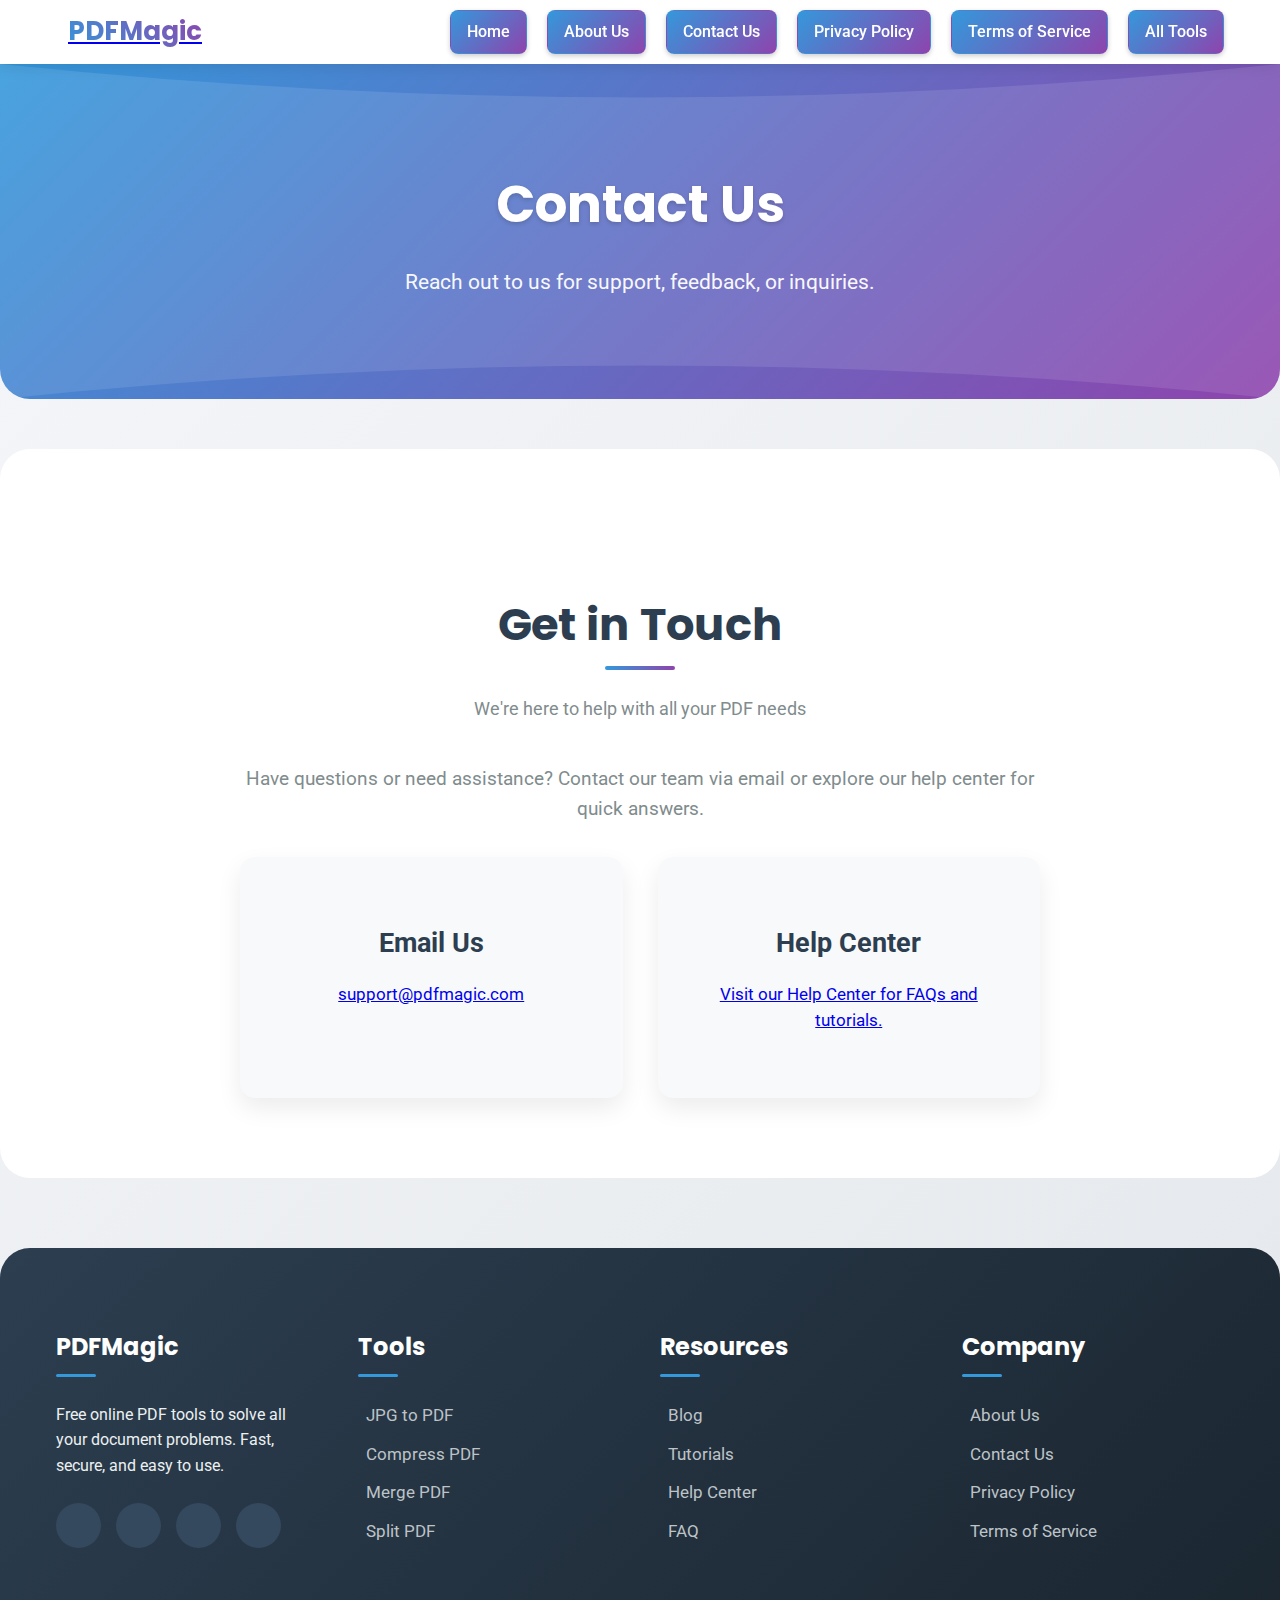
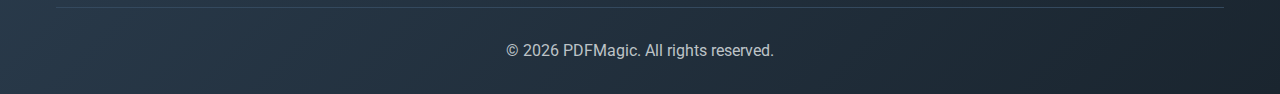
<file: contact.html>
<!DOCTYPE html>
<html lang="en">
<head>
    <meta charset="UTF-8">
    <meta name="viewport" content="width=device-width, initial-scale=1.0">
    <meta name="description" content="Contact PDFMagic for support, feedback, or inquiries about our free PDF tools.">
    <meta name="keywords" content="contact pdfmagic, pdf tools support, free pdf tools">
    <meta name="robots" content="index, follow">
    <meta name="author" content="PDFMagic Team">
    <title>Contact Us - PDFMagic</title>
    <link rel="stylesheet" href="https://cdnjs.cloudflare.com/ajax/libs/font-awesome/6.4.0/css/all.min.css" integrity="sha512-iecdLmaskl7CVkqkXNQ/ZH/XLlvWZOJyj7Yy7tcenmpD1ypASozpmT/E0iPtmFIB46ZmdtAc9eNBvH0H/ZpiBw==" crossorigin="anonymous" referrerpolicy="no-referrer" />
    <link href="https://fonts.googleapis.com/css2?family=Poppins:wght@300;400;500;600;700&family=Roboto:wght@300;400;500;700&display=swap" rel="stylesheet">
    <style>
        * {
            margin: 0;
            padding: 0;
            box-sizing: border-box;
        }

        body {
            font-family: 'Roboto', sans-serif;
            line-height: 1.6;
            color: #333;
            background: linear-gradient(135deg, #f5f7fa 0%, #e4e7eb 100%);
            min-height: 100vh;
        }

        .container {
            width: 100%;
            max-width: 1200px;
            margin: 0 auto;
            padding: 0 1rem;
        }

        /* Header Styles */
        header {
            background-color: #ffffff;
            box-shadow: 0 2px 15px rgba(0,0,0,0.1);
            position: sticky;
            top: 0;
            z-index: 1000;
            padding: 0.625rem 0;
        }

        .header-top {
            display: flex;
            justify-content: space-between;
            align-items: center;
            flex-wrap: wrap;
        }

        .logo {
            display: flex;
            align-items: center;
            cursor: pointer;
        }

        .logo i {
            font-size: 2rem;
            color: #e74c3c;
            margin-right: 0.75rem;
        }

        .logo h1 {
            font-family: 'Poppins', sans-serif;
            font-size: clamp(1.5rem, 4vw, 1.625rem);
            font-weight: 700;
            color: #2c3e50;
            background: linear-gradient(45deg, #3498db, #8e44ad);
            -webkit-background-clip: text;
            -webkit-text-fill-color: transparent;
        }

        nav {
            display: flex;
            align-items: center;
        }

        nav ul {
            display: flex;
            list-style: none;
            margin: 0;
        }

        nav ul li {
            margin-left: 1.25rem;
            position: relative;
        }

        nav ul li a {
            text-decoration: none;
            color: #ffffff;
            font-weight: 500;
            font-size: clamp(0.875rem, 2.5vw, 1rem);
            padding: 0.5rem 1rem;
            background: linear-gradient(135deg, #3498db, #8e44ad);
            border-radius: 0.5rem;
            transition: all 0.3s ease;
            display: flex;
            align-items: center;
            box-shadow: 0 2px 5px rgba(0,0,0,0.2);
            border: 1px solid transparent;
        }

        nav ul li a:hover {
            background: #e74c3c;
            transform: translateY(-2px);
            box-shadow: 0 4px 10px rgba(0,0,0,0.3);
        }

        nav ul li a:focus {
            outline: 2px solid #e74c3c;
            outline-offset: 2px;
        }

        nav ul li a::after {
            display: none;
        }

        /* Dropdown Menu */
        .dropdown {
            position: relative;
        }

        .dropdown-toggle::after {
            content: '\f078';
            font-family: 'Font Awesome 6 Free';
            font-weight: 900;
            margin-left: 0.5rem;
            font-size: 0.8rem;
        }

        .dropdown-menu {
            display: none;
            position: absolute;
            top: 100%;
            left: 0;
            background-color: #ffffff;
            box-shadow: 0 4px 15px rgba(0,0,0,0.1);
            min-width: 200px;
            z-index: 1000;
            border-radius: 0.5rem;
            padding: 0.5rem 0;
        }

        .dropdown:hover .dropdown-menu,
        .dropdown-menu.active {
            display: block;
        }

        .dropdown-menu li {
            margin: 0;
            padding: 0.5rem 1rem;
        }

        .dropdown-menu li a {
            justify-content: flex-start;
            padding: 0.5rem 1rem;
            font-size: 0.95rem;
            background: linear-gradient(135deg, #3498db, #8e44ad);
            color: #ffffff;
            border-radius: 0.5rem;
            margin: 0.25rem 0;
            box-shadow: 0 2px 5px rgba(0,0,0,0.2);
        }

        .dropdown-menu li a:hover {
            background: #e74c3c;
            color: #ffffff;
            transform: translateY(-2px);
            box-shadow: 0 4px 10px rgba(0,0,0,0.3);
        }

        .dropdown-menu li a:focus {
            outline: 2px solid #e74c3c;
            outline-offset: 2px;
        }

        /* Hamburger Menu */
        .hamburger {
            display: none;
            font-size: 1.5rem;
            color: #2c3e50;
            cursor: pointer;
            padding: 0.625rem;
            border: none;
            background: none;
        }

        /* Mobile Menu Styles */
        @media (max-width: 768px) {
            .hamburger {
                display: block;
            }

            nav ul {
                display: none;
                flex-direction: column;
                position: absolute;
                top: 100%;
                left: 0;
                width: 100%;
                background-color: #ffffff;
                box-shadow: 0 4px 15px rgba(0,0,0,0.1);
                padding: 1.25rem 0;
                z-index: 999;
            }

            nav ul.active {
                display: flex;
            }

            nav ul li {
                margin: 0.625rem 0;
                text-align: center;
            }

            nav ul li a {
                font-size: 1.125rem;
                padding: 0.75rem 1.5rem;
                justify-content: center;
                margin: 0.25rem 1rem;
            }

            .dropdown-menu {
                position: static;
                box-shadow: none;
                background-color: #f8f9fa;
                padding: 0.5rem 1.5rem;
            }

            .dropdown-menu li a {
                justify-content: center;
                margin: 0.25rem 0;
            }

            .dropdown-toggle::after {
                content: '\f078';
                margin-left: 0.5rem;
            }

            .dropdown-menu.active {
                display: block;
            }
        }

        /* Hero Section */
        .hero {
            background: linear-gradient(135deg, #3498db 0%, #8e44ad 100%);
            color: white;
            padding: clamp(4rem, 10vw, 6.25rem) 0 clamp(3rem, 8vw, 4.375rem);
            text-align: center;
            border-radius: 0 0 1.875rem 1.875rem;
            margin-bottom: 3.125rem;
            position: relative;
            overflow: hidden;
        }

        .hero::before {
            content: '';
            position: absolute;
            top: 0;
            left: 0;
            width: 100%;
            height: 100%;
            background: url('data:image/svg+xml;utf8,<svg xmlns="http://www.w3.org/2000/svg" viewBox="0 0 100 100" preserveAspectRatio="none"><path d="M0,0 Q50,20 100,0 L100,100 Q50,80 0,100 Z" fill="rgba(255,255,255,0.1)"/></svg>');
            background-size: cover;
        }

        .hero h2 {
            font-family: 'Poppins', sans-serif;
            font-size: clamp(1.8rem, 5vw, 3.2rem);
            font-weight: 700;
            margin-bottom: 1.25rem;
            max-width: 800px;
            margin-left: auto;
            margin-right: auto;
            text-shadow: 0 2px 4px rgba(0,0,0,0.2);
            white-space: nowrap;
        }

        .hero p {
            font-size: clamp(1rem, 3vw, 1.3rem);
            max-width: 700px;
            margin: 0 auto 1.875rem;
            opacity: 0.95;
        }

        /* Contact Section */
        .contact {
            padding: clamp(3rem, 8vw, 5rem) 0;
            background-color: #ffffff;
            border-radius: 1.875rem;
            margin: 3.125rem 0;
        }

        .section-title {
            text-align: center;
            margin: 3.75rem 0 2.5rem;
        }

        .section-title h2 {
            font-family: 'Poppins', sans-serif;
            font-size: clamp(1.8rem, 4vw, 2.8rem);
            color: #2c3e50;
            margin-bottom: 0.9375rem;
            position: relative;
            display: inline-block;
        }

        .section-title h2::after {
            content: '';
            position: absolute;
            bottom: -10px;
            left: 50%;
            transform: translateX(-50%);
            width: 70px;
            height: 4px;
            background: linear-gradient(to right, #3498db, #8e44ad);
            border-radius: 2px;
        }

        .section-title p {
            color: #7f8c8d;
            max-width: 600px;
            margin: 1.25rem auto 0;
            font-size: clamp(0.875rem, 2.5vw, 1.1rem);
        }

        .contact-content {
            max-width: 800px;
            margin: 0 auto;
            text-align: center;
        }

        .contact-content p {
            color: #7f8c8d;
            font-size: clamp(1rem, 3vw, 1.2rem);
            margin-bottom: 1.5rem;
        }

        .contact-info {
            display: grid;
            grid-template-columns: repeat(auto-fit, minmax(clamp(250px, 30vw, 300px), 1fr));
            gap: clamp(1.5rem, 4vw, 2.1875rem);
            margin-top: 2rem;
        }

        .contact-card {
            background-color: #f8f9fa;
            border-radius: 0.9375rem;
            padding: clamp(1.875rem, 5vw, 2.5rem) 1.875rem;
            box-shadow: 0 10px 25px rgba(0,0,0,0.08);
            text-align: center;
            transition: transform 0.3s;
        }

        .contact-card:hover {
            transform: translateY(-8px);
        }

        .contact-icon {
            font-size: clamp(2rem, 5vw, 3.125rem);
            margin-bottom: 1.5625rem;
            background: linear-gradient(135deg, #3498db, #8e44ad);
            -webkit-background-clip: text;
            -webkit-text-fill-color: transparent;
        }

        .contact-card h3 {
            font-size: clamp(1.3rem, 3.5vw, 1.7rem);
            margin-bottom: 0.9375rem;
            color: #2c3e50;
        }

        .contact-card p {
            color: #7f8c8d;
            font-size: clamp(0.9rem, 2.5vw, 1.05rem);
        }

        /* Footer */
        footer {
            background: linear-gradient(135deg, #2c3e50 0%, #1a252f 100%);
            color: #ecf0f1;
            padding: clamp(3rem, 8vw, 5rem) 0 1.875rem;
            border-radius: 1.875rem 1.875rem 0 0;
            margin-top: clamp(3rem, 8vw, 4.375rem);
        }

        .footer-grid {
            display: grid;
            grid-template-columns: repeat(auto-fit, minmax(clamp(180px, 25vw, 200px), 1fr));
            gap: clamp(1.5rem, 4vw, 2.5rem);
            margin-bottom: 3.125rem;
        }

        .footer-column h3 {
            font-family: 'Poppins', sans-serif;
            font-size: clamp(1.2rem, 3vw, 1.5rem);
            margin-bottom: 1.5625rem;
            color: white;
            position: relative;
            padding-bottom: 0.625rem;
        }

        .footer-column h3::after {
            content: '';
            position: absolute;
            bottom: 0;
            left: 0;
            width: 40px;
            height: 3px;
            background: #3498db;
            border-radius: 2px;
        }

        .footer-column ul {
            list-style: none;
        }

        .footer-column ul li {
            margin-bottom: 0.75rem;
        }

        .footer-column ul li a {
            color: #bdc3c7;
            text-decoration: none;
            transition: all 0.3s;
            font-size: clamp(0.875rem, 2.5vw, 1.05rem);
            display: flex;
            align-items: center;
        }

        .footer-column ul li a i {
            margin-right: 0.5rem;
        }

        .footer-column ul li a:hover {
            color: white;
            padding-left: 0.3125rem;
        }

        .social-icons {
            display: flex;
            gap: 0.9375rem;
            margin-top: 1.5625rem;
        }

        .social-icons a {
            display: inline-flex;
            align-items: center;
            justify-content: center;
            width: 45px;
            height: 45px;
            background-color: #34495e;
            border-radius: 50%;
            color: white;
            transition: all 0.3s;
            font-size: 1.2rem;
        }

        .social-icons a:hover {
            background: linear-gradient(135deg, #3498db, #8e44ad);
            transform: translateY(-5px);
        }

        .copyright {
            text-align: center;
            padding-top: 1.875rem;
            border-top: 1px solid #34495e;
            color: #bdc3c7;
            font-size: clamp(0.875rem, 2.5vw, 1rem);
        }

        /* Responsive Design */
        @media (max-width: 992px) {
            .hero h2 {
                font-size: clamp(1.8rem, 4.5vw, 2.8rem);
            }
            
            .hero p {
                font-size: clamp(0.875rem, 2.5vw, 1.1rem);
            }
            
            .contact-info {
                grid-template-columns: repeat(auto-fit, minmax(250px, 1fr));
            }
        }

        @media (max-width: 768px) {
            header {
                padding: 0.9375rem 0;
            }
            
            .hero {
                padding: clamp(3rem, 8vw, 5rem) 0 clamp(2.5rem, 6vw, 3.125rem);
            }
            
            .hero h2 {
                font-size: clamp(1.5rem, 4vw, 2.2rem);
                white-space: normal;
            }
            
            .section-title h2 {
                font-size: clamp(1.5rem, 4vw, 2.2rem);
            }
            
            .contact {
                padding: clamp(2.5rem, 6vw, 3.75rem) 0;
            }
        }

        @media (max-width: 480px) {
            .logo h1 {
                font-size: clamp(1.2rem, 3.5vw, 1.5rem);
            }
            
            .logo i {
                font-size: 1.5rem;
            }
            
            .hamburger {
                font-size: 1.25rem;
            }
            
            .hero h2 {
                font-size: clamp(1.2rem, 3.5vw, 1.8rem);
            }
            
            .hero p {
                font-size: clamp(0.8rem, 2.5vw, 1rem);
            }
            
            .section-title h2 {
                font-size: clamp(1.2rem, 3.5vw, 1.8rem);
            }
            
            .section-title p {
                font-size: clamp(0.75rem, 2vw, 0.875rem);
            }
            
            .footer-grid {
                grid-template-columns: 1fr;
            }
            
            .social-icons a {
                width: 40px;
                height: 40px;
                font-size: 1rem;
            }
        }
    </style>
</head>
<body>
    <!-- Header -->
    <header>
        <div class="container">
            <div class="header-top">
                <a href="index.html" class="logo" aria-label="PDFMagic Home">
                    <i class="fas fa-file-pdf" aria-hidden="true"></i>
                    <h1>PDFMagic</h1>
                </a>
                <nav role="navigation" aria-label="Main navigation">
                    <button class="hamburger" aria-label="Toggle menu" aria-expanded="false">
                        <i class="fas fa-bars"></i>
                    </button>
                    <ul>
                        <li><a href="index.html" aria-label="Home page"><i class="fas fa-home" aria-hidden="true"></i> Home</a></li>
                        <li><a href="about.html" aria-label="About our company"><i class="fas fa-info-circle" aria-hidden="true"></i> About Us</a></li>
                        <li><a href="contact.html" aria-label="Contact us"><i class="fas fa-envelope" aria-hidden="true"></i> Contact Us</a></li>
                        <li><a href="privacy-policy.html" aria-label="Read our privacy policy"><i class="fas fa-shield-alt" aria-hidden="true"></i> Privacy Policy</a></li>
                        <li><a href="terms-of-service.html" aria-label="Read our terms of service"><i class="fas fa-file-contract" aria-hidden="true"></i> Terms of Service</a></li>
                        <li class="dropdown">
                            <a href="#" class="dropdown-toggle" aria-label="View all PDF tools" aria-haspopup="true" aria-expanded="false">
                                <i class="fas fa-tools" aria-hidden="true"></i> All Tools
                            </a>
                            <ul class="dropdown-menu">
                                <li><a href="jpg-to-pdf.html" aria-label="Convert JPG to PDF"><i class="fas fa-exchange-alt" aria-hidden="true"></i> JPG to PDF</a></li>
                                <li><a href="compress-pdf.html" aria-label="Compress PDF files"><i class="fas fa-compress-alt" aria-hidden="true"></i> Compress PDF</a></li>
                                <li><a href="merge-pdf.html" aria-label="Merge multiple PDFs"><i class="fas fa-object-group" aria-hidden="true"></i> Merge PDF</a></li>
                                <li><a href="split-pdf.html" aria-label="Split PDF into multiple files"><i class="fas fa-cut" aria-hidden="true"></i> Split PDF</a></li>
                                <li><a href="edit-pdf.html" aria-label="Edit PDF files"><i class="fas fa-edit" aria-hidden="true"></i> Edit PDF</a></li>
                                <li><a href="protect-pdf.html" aria-label="Protect PDF files"><i class="fas fa-lock" aria-hidden="true"></i> Protect PDF</a></li>
                                <li><a href="unlock-pdf.html" aria-label="Unlock PDF files"><i class="fas fa-unlock" aria-hidden="true"></i> Unlock PDF</a></li>
                                <li><a href="sign-pdf.html" aria-label="Sign PDF files"><i class="fas fa-file-signature" aria-hidden="true"></i> Sign PDF</a></li>
                            </ul>
                        </li>
                    </ul>
                </nav>
            </div>
        </div>
    </header>

    <!-- Main Content -->
    <main>
        <!-- Hero Section -->
        <section class="hero" aria-labelledby="hero-heading">
            <div class="container">
                <h2 id="hero-heading">Contact Us</h2>
                <p>Reach out to us for support, feedback, or inquiries.</p>
            </div>
        </section>

        <!-- Contact Section -->
        <section class="contact" aria-labelledby="contact-heading">
            <div class="container">
                <div class="section-title">
                    <h2 id="contact-heading">Get in Touch</h2>
                    <p>We're here to help with all your PDF needs</p>
                </div>
                <div class="contact-content">
                    <p>Have questions or need assistance? Contact our team via email or explore our help center for quick answers.</p>
                    <div class="contact-info">
                        <article class="contact-card" aria-labelledby="email-heading">
                            <div class="contact-icon">
                                <i class="fas fa-envelope" aria-hidden="true"></i>
                            </div>
                            <h3 id="email-heading">Email Us</h3>
                            <p><a href="mailto:support@pdfmagic.com" aria-label="Email support@pdfmagic.com">support@pdfmagic.com</a></p>
                        </article>
                        <article class="contact-card" aria-labelledby="help-heading">
                            <div class="contact-icon">
                                <i class="fas fa-question-circle" aria-hidden="true"></i>
                            </div>
                            <h3 id="help-heading">Help Center</h3>
                            <p><a href="help-center.html" aria-label="Visit our help center">Visit our Help Center for FAQs and tutorials.</a></p>
                        </article>
                    </div>
                </div>
            </div>
        </section>
    </main>

    <!-- Footer -->
    <footer aria-labelledby="footer-heading">
        <div class="container">
            <div class="footer-grid">
                <div class="footer-column">
                    <h3 id="footer-heading">PDFMagic</h3>
                    <p>Free online PDF tools to solve all your document problems. Fast, secure, and easy to use.</p>
                    <div class="social-icons">
                        <a href="https://www.facebook.com/pdfmagic" aria-label="Follow us on Facebook"><i class="fab fa-facebook-f" aria-hidden="true"></i></a>
                        <a href="https://www.twitter.com/pdfmagic" aria-label="Follow us on Twitter"><i class="fab fa-twitter" aria-hidden="true"></i></a>
                        <a href="https://www.instagram.com/pdfmagic" aria-label="Follow us on Instagram"><i class="fab fa-instagram" aria-hidden="true"></i></a>
                        <a href="https://www.linkedin.com/company/pdfmagic" aria-label="Follow us on LinkedIn"><i class="fab fa-linkedin-in" aria-hidden="true"></i></a>
                    </div>
                </div>
                
                <div class="footer-column">
                    <h3>Tools</h3>
                    <ul>
                        <li><a href="jpg-to-pdf.html" aria-label="Convert JPG to PDF"><i class="fas fa-chevron-right" aria-hidden="true"></i> JPG to PDF</a></li>
                        <li><a href="compress-pdf.html" aria-label="Compress PDF files"><i class="fas fa-chevron-right" aria-hidden="true"></i> Compress PDF</a></li>
                        <li><a href="merge-pdf.html" aria-label="Merge multiple PDFs"><i class="fas fa-chevron-right" aria-hidden="true"></i> Merge PDF</a></li>
                        <li><a href="split-pdf.html" aria-label="Split PDF into multiple files"><i class="fas fa-chevron-right" aria-hidden="true"></i> Split PDF</a></li>
                    </ul>
                </div>
                
                <div class="footer-column">
                    <h3>Resources</h3>
                    <ul>
                        <li><a href="blog.html" aria-label="Read our blog"><i class="fas fa-chevron-right" aria-hidden="true"></i> Blog</a></li>
                        <li><a href="tutorials.html" aria-label="View tutorials"><i class="fas fa-chevron-right" aria-hidden="true"></i> Tutorials</a></li>
                        <li><a href="help-center.html" aria-label="Visit help center"><i class="fas fa-chevron-right" aria-hidden="true"></i> Help Center</a></li>
                        <li><a href="faq.html" aria-label="Read FAQs"><i class="fas fa-chevron-right" aria-hidden="true"></i> FAQ</a></li>
                    </ul>
                </div>
                
                <div class="footer-column">
                    <h3>Company</h3>
                    <ul>
                        <li><a href="about.html" aria-label="About our company"><i class="fas fa-chevron-right" aria-hidden="true"></i> About Us</a></li>
                        <li><a href="contact.html" aria-label="Contact us"><i class="fas fa-chevron-right" aria-hidden="true"></i> Contact Us</a></li>
                        <li><a href="privacy-policy.html" aria-label="Read our privacy policy"><i class="fas fa-chevron-right" aria-hidden="true"></i> Privacy Policy</a></li>
                        <li><a href="terms-of-service.html" aria-label="Read our terms of service"><i class="fas fa-chevron-right" aria-hidden="true"></i> Terms of Service</a></li>
                    </ul>
                </div>
            </div>
            
            <div class="copyright">
                <p>&copy; <span id="current-year"></span> PDFMagic. All rights reserved.</p>
            </div>
        </div>
    </footer>

    <!-- Schema.org Structured Data -->
    <script type="application/ld+json">
    {
        "@context": "https://schema.org",
        "@type": "WebPage",
        "name": "Contact Us - PDFMagic",
        "url": "https://www.pdfmagic.com/contact.html",
        "description": "Contact PDFMagic for support, feedback, or inquiries about our free PDF tools."
    }
    </script>

    <!-- JavaScript for Hamburger, Dropdown Menu, and Dynamic Year -->
    <script>
        const hamburger = document.querySelector('.hamburger');
        const navMenu = document.querySelector('nav ul');
        const hamburgerIcon = hamburger ? hamburger.querySelector('i') : null;
        const dropdownToggle = document.querySelector('.dropdown-toggle');
        const dropdownMenu = document.querySelector('.dropdown-menu');
        const currentYearSpan = document.querySelector('#current-year');

        if (currentYearSpan) {
            currentYearSpan.textContent = new Date().getFullYear();
        }

        if (hamburger && navMenu && hamburgerIcon) {
            hamburger.addEventListener('click', () => {
                navMenu.classList.toggle('active');
                const isExpanded = navMenu.classList.contains('active');
                hamburger.setAttribute('aria-expanded', isExpanded);
                hamburgerIcon.classList.toggle('fa-bars');
                hamburgerIcon.classList.toggle('fa-times');
                if (!isExpanded) {
                    dropdownMenu.classList.remove('active');
                    dropdownToggle.setAttribute('aria-expanded', 'false');
                }
            });
        }

        if (dropdownToggle && dropdownMenu) {
            dropdownToggle.addEventListener('click', (e) => {
                if (window.innerWidth <= 768) {
                    e.preventDefault();
                    dropdownMenu.classList.toggle('active');
                    const isExpanded = dropdownMenu.classList.contains('active');
                    dropdownToggle.setAttribute('aria-expanded', isExpanded);
                }
            });
        }

        document.addEventListener('click', (event) => {
            if (hamburger && navMenu && !hamburger.contains(event.target) && !navMenu.contains(event.target) && navMenu.classList.contains('active')) {
                navMenu.classList.remove('active');
                hamburger.setAttribute('aria-expanded', 'false');
                hamburgerIcon.classList.add('fa-bars');
                hamburgerIcon.classList.remove('fa-times');
                dropdownMenu.classList.remove('active');
                dropdownToggle.setAttribute('aria-expanded', 'false');
            }
        });
    </script>
</body>
</html>
</file>
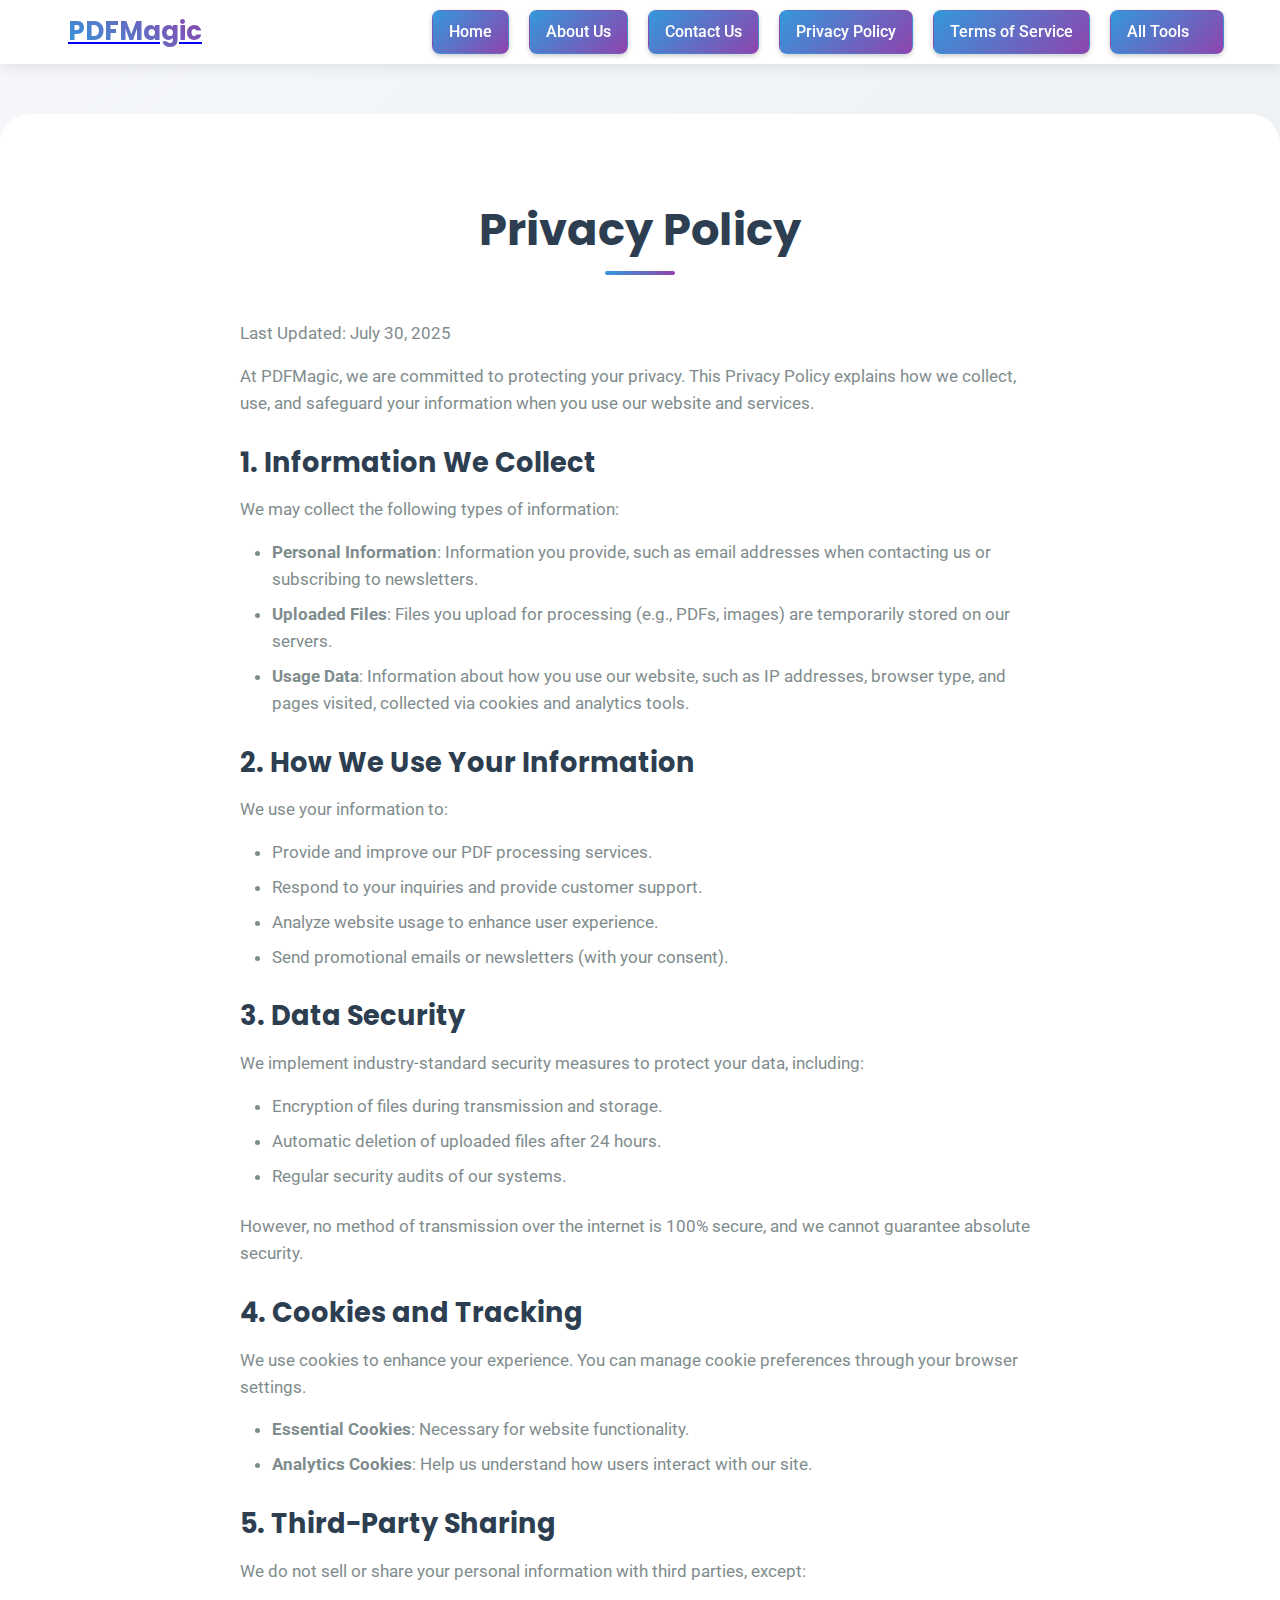
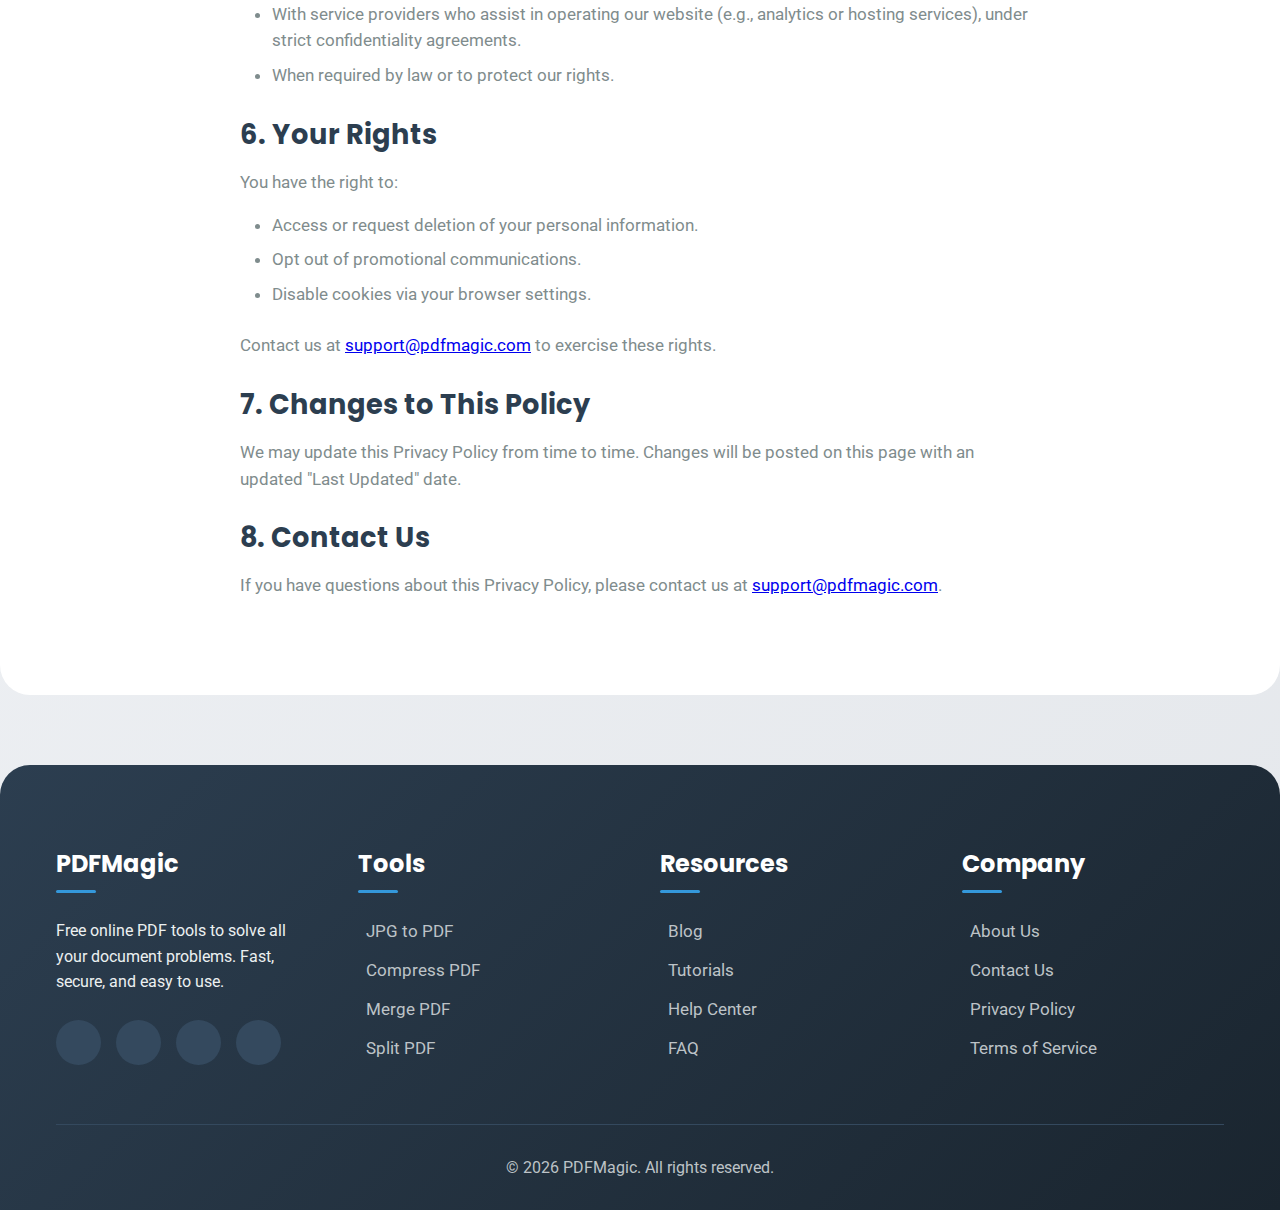
<file: privacy-policy.html>
<!DOCTYPE html>
<html lang="en">
<head>
    <meta charset="UTF-8">
    <meta name="viewport" content="width=device-width, initial-scale=1.0">
    <meta name="description" content="Privacy Policy for PDFMagic. Learn how we collect, use, and protect your personal information and uploaded files.">
    <meta name="keywords" content="PDFMagic, privacy policy, data protection, PDF tools">
    <meta name="robots" content="index, follow">
    <meta name="author" content="PDFMagic Team">
    <title>PDFMagic - Privacy Policy</title>
    <link rel="stylesheet" href="https://cdnjs.cloudflare.com/ajax/libs/font-awesome/6.4.0/css/all.min.css" integrity="sha512-iecdLmaskl7CVkqkXNQ/ZH/XLlvWZOJyj7Yy7tcenmpD1ypASozpmT/E0iPtmFIB46ZmdtAc9eNBvH0H/ZpiBw==" crossorigin="anonymous" referrerpolicy="no-referrer" />
    <link href="https://fonts.googleapis.com/css2?family=Poppins:wght@300;400;500;600;700&family=Roboto:wght@300;400;500;700&display=swap" rel="stylesheet">
    <style>
        * {
            margin: 0;
            padding: 0;
            box-sizing: border-box;
        }

        body {
            font-family: 'Roboto', sans-serif;
            line-height: 1.6;
            color: #333;
            background: linear-gradient(135deg, #f5f7fa 0%, #e4e7eb 100%);
            min-height: 100vh;
        }

        .container {
            width: 100%;
            max-width: 1200px;
            margin: 0 auto;
            padding: 0 1rem;
        }

        /* Header Styles */
        header {
            background-color: #ffffff;
            box-shadow: 0 2px 15px rgba(0,0,0,0.1);
            position: sticky;
            top: 0;
            z-index: 1000;
            padding: 0.625rem 0;
        }

        .header-top {
            display: flex;
            justify-content: space-between;
            align-items: center;
            flex-wrap: wrap;
        }

        .logo {
            display: flex;
            align-items: center;
            cursor: pointer;
        }

        .logo i {
            font-size: 2rem;
            color: #e74c3c;
            margin-right: 0.75rem;
        }

        .logo h1 {
            font-family: 'Poppins', sans-serif;
            font-size: clamp(1.5rem, 4vw, 1.625rem);
            font-weight: 700;
            color: #2c3e50;
            background: linear-gradient(45deg, #3498db, #8e44ad);
            -webkit-background-clip: text;
            -webkit-text-fill-color: transparent;
        }

        nav {
            display: flex;
            align-items: center;
        }

        nav ul {
            display: flex;
            list-style: none;
            margin: 0;
        }

        nav ul li {
            margin-left: 1.25rem;
            position: relative;
        }

        nav ul li a {
            text-decoration: none;
            color: #ffffff;
            font-weight: 500;
            font-size: clamp(0.875rem, 2.5vw, 1rem);
            padding: 0.5rem 1rem;
            background: linear-gradient(135deg, #3498db, #8e44ad);
            border-radius: 0.5rem;
            transition: all 0.3s ease;
            display: flex;
            align-items: center;
            box-shadow: 0 2px 5px rgba(0,0,0,0.2);
            border: 1px solid transparent;
        }

        nav ul li a:hover {
            background: #e74c3c;
            transform: translateY(-2px);
            box-shadow: 0 4px 10px rgba(0,0,0,0.3);
        }

        nav ul li a:focus {
            outline: 2px solid #e74c3c;
            outline-offset: 2px;
        }

        .dropdown {
            position: relative;
        }

        .dropdown-toggle::after {
            content: '\f078';
            font-family: 'Font Awesome 6 Free';
            font-weight: 900;
            margin-left: 0.5rem;
            font-size: 0.8rem;
        }

        .dropdown-menu {
            display: none;
            position: absolute;
            top: 100%;
            left: 0;
            background-color: #ffffff;
            box-shadow: 0 4px 15px rgba(0,0,0,0.1);
            min-width: 200px;
            z-index: 1000;
            border-radius: 0.5rem;
            padding: 0.5rem 0;
        }

        .dropdown:hover .dropdown-menu,
        .dropdown-menu.active {
            display: block;
        }

        .dropdown-menu li {
            margin: 0;
            padding: 0.5rem 1rem;
        }

        .dropdown-menu li a {
            justify-content: flex-start;
            padding: 0.5rem 1rem;
            font-size: 0.95rem;
            background: linear-gradient(135deg, #3498db, #8e44ad);
            color: #ffffff;
            border-radius: 0.5rem;
            margin: 0.25rem 0;
            box-shadow: 0 2px 5px rgba(0,0,0,0.2);
        }

        .dropdown-menu li a:hover {
            background: #e74c3c;
            color: #ffffff;
            transform: translateY(-2px);
            box-shadow: 0 4px 10px rgba(0,0,0,0.3);
        }

        .hamburger {
            display: none;
            font-size: 1.5rem;
            color: #2c3e50;
            cursor: pointer;
            padding: 0.625rem;
            border: none;
            background: none;
        }

        @media (max-width: 768px) {
            .hamburger {
                display: block;
            }

            nav ul {
                display: none;
                flex-direction: column;
                position: absolute;
                top: 100%;
                left: 0;
                width: 100%;
                background-color: #ffffff;
                box-shadow: 0 4px 15px rgba(0,0,0,0.1);
                padding: 1.25rem 0;
                z-index: 999;
            }

            nav ul.active {
                display: flex;
            }

            nav ul li {
                margin: 0.625rem 0;
                text-align: center;
            }

            nav ul li a {
                font-size: 1.125rem;
                padding: 0.75rem 1.5rem;
                justify-content: center;
                margin: 0.25rem 1rem;
            }

            .dropdown-menu {
                position: static;
                box-shadow: none;
                background-color: #f8f9fa;
                padding: 0.5rem 1.5rem;
            }

            .dropdown-menu li a {
                justify-content: center;
                margin: 0.25rem 0;
            }
        }

        /* Main Content Styles */
        .privacy-section {
            padding: clamp(3rem, 8vw, 5rem) 0;
            background-color: #ffffff;
            border-radius: 1.875rem;
            margin: 3.125rem 0;
        }

        .section-title {
            text-align: center;
            margin-bottom: 2.5rem;
        }

        .section-title h2 {
            font-family: 'Poppins', sans-serif;
            font-size: clamp(1.8rem, 4vw, 2.8rem);
            color: #2c3e50;
            margin-bottom: 0.9375rem;
            position: relative;
            display: inline-block;
        }

        .section-title h2::after {
            content: '';
            position: absolute;
            bottom: -10px;
            left: 50%;
            transform: translateX(-50%);
            width: 70px;
            height: 4px;
            background: linear-gradient(to right, #3498db, #8e44ad);
            border-radius: 2px;
        }

        .privacy-content {
            max-width: 800px;
            margin: 0 auto;
            font-size: clamp(0.9rem, 2.5vw, 1.05rem);
            color: #7f8c8d;
        }

        .privacy-content h3 {
            font-family: 'Poppins', sans-serif;
            font-size: clamp(1.3rem, 3.5vw, 1.7rem);
            color: #2c3e50;
            margin: 1.5rem 0 0.75rem;
        }

        .privacy-content p {
            margin-bottom: 1rem;
        }

        .privacy-content ul {
            list-style-type: disc;
            margin: 1rem 0 1.5rem 2rem;
        }

        .privacy-content ul li {
            margin-bottom: 0.5rem;
        }

        /* Footer Styles */
        footer {
            background: linear-gradient(135deg, #2c3e50 0%, #1a252f 100%);
            color: #ecf0f1;
            padding: clamp(3rem, 8vw, 5rem) 0 1.875rem;
            border-radius: 1.875rem 1.875rem 0 0;
            margin-top: clamp(3rem, 8vw, 4.375rem);
        }

        .footer-grid {
            display: grid;
            grid-template-columns: repeat(auto-fit, minmax(clamp(180px, 25vw, 200px), 1fr));
            gap: clamp(1.5rem, 4vw, 2.5rem);
            margin-bottom: 3.125rem;
        }

        .footer-column h3 {
            font-family: 'Poppins', sans-serif;
            font-size: clamp(1.2rem, 3vw, 1.5rem);
            margin-bottom: 1.5625rem;
            color: white;
            position: relative;
            padding-bottom: 0.625rem;
        }

        .footer-column h3::after {
            content: '';
            position: absolute;
            bottom: 0;
            left: 0;
            width: 40px;
            height: 3px;
            background: #3498db;
            border-radius: 2px;
        }

        .footer-column ul {
            list-style: none;
        }

        .footer-column ul li {
            margin-bottom: 0.75rem;
        }

        .footer-column ul li a {
            color: #bdc3c7;
            text-decoration: none;
            transition: all 0.3s;
            font-size: clamp(0.875rem, 2.5vw, 1.05rem);
            display: flex;
            align-items: center;
        }

        .footer-column ul li a i {
            margin-right: 0.5rem;
        }

        .footer-column ul li a:hover {
            color: white;
            padding-left: 0.3125rem;
        }

        .social-icons {
            display: flex;
            gap: 0.9375rem;
            margin-top: 1.5625rem;
        }

        .social-icons a {
            display: inline-flex;
            align-items: center;
            justify-content: center;
            width: 45px;
            height: 45px;
            background-color: #34495e;
            border-radius: 50%;
            color: white;
            transition: all 0.3s;
            font-size: 1.2rem;
        }

        .social-icons a:hover {
            background: linear-gradient(135deg, #3498db, #8e44ad);
            transform: translateY(-5px);
        }

        .copyright {
            text-align: center;
            padding-top: 1.875rem;
            border-top: 1px solid #34495e;
            color: #bdc3c7;
            font-size: clamp(0.875rem, 2.5vw, 1rem);
        }

        /* Responsive Design */
        @media (max-width: 768px) {
            header {
                padding: 0.9375rem 0;
            }

            .privacy-section {
                padding: clamp(2.5rem, 6vw, 3.75rem) 0;
            }

            .section-title h2 {
                font-size: clamp(1.5rem, 4vw, 2.2rem);
            }

            .privacy-content {
                font-size: clamp(0.85rem, 2.5vw, 1rem);
            }

            .privacy-content h3 {
                font-size: clamp(1.2rem, 3vw, 1.5rem);
            }
        }

        @media (max-width: 480px) {
            .logo h1 {
                font-size: clamp(1.2rem, 3.5vw, 1.5rem);
            }

            .logo i {
                font-size: 1.5rem;
            }

            .hamburger {
                font-size: 1.25rem;
            }

            .section-title h2 {
                font-size: clamp(1.2rem, 3.5vw, 1.8rem);
            }

            .footer-grid {
                grid-template-columns: 1fr;
            }

            .social-icons a {
                width: 40px;
                height: 40px;
                font-size: 1rem;
            }
        }
    </style>
</head>
<body>
    <!-- Header -->
    <header>
        <div class="container">
            <div class="header-top">
                <a href="index.html" class="logo" aria-label="PDFMagic Home">
                    <i class="fas fa-file-pdf" aria-hidden="true"></i>
                    <h1>PDFMagic</h1>
                </a>
                <nav role="navigation" aria-label="Main navigation">
                    <button class="hamburger" aria-label="Toggle menu" aria-expanded="false">
                        <i class="fas fa-bars"></i>
                    </button>
                    <ul>
                        <li><a href="index.html" aria-label="Home page"><i class="fas fa-home" aria-hidden="true"></i> Home</a></li>
                        <li><a href="about.html" aria-label="About our company"><i class="fas fa-info-circle" aria-hidden="true"></i> About Us</a></li>
                        <li><a href="contact.html" aria-label="Contact us"><i class="fas fa-envelope" aria-hidden="true"></i> Contact Us</a></li>
                        <li><a href="privacy-policy.html" aria-label="Read our privacy policy"><i class="fas fa-shield-alt" aria-hidden="true"></i> Privacy Policy</a></li>
                        <li><a href="terms-of-service.html" aria-label="Read our terms of service"><i class="fas fa-file-contract" aria-hidden="true"></i> Terms of Service</a></li>
                        <li class="dropdown">
                            <a href="#" class="dropdown-toggle" aria-label="View all PDF tools" aria-haspopup="true" aria-expanded="false">
                                <i class="fas fa-tools" aria-hidden="true"></i> All Tools
                            </a>
                            <ul class="dropdown-menu">
                                <li><a href="jpg-to-pdf.html" aria-label="Convert JPG to PDF"><i class="fas fa-exchange-alt" aria-hidden="true"></i> JPG to PDF</a></li>
                                <li><a href="compress-pdf.html" aria-label="Compress PDF files"><i class="fas fa-compress-alt" aria-hidden="true"></i> Compress PDF</a></li>
                                <li><a href="merge-pdf.html" aria-label="Merge multiple PDFs"><i class="fas fa-object-group" aria-hidden="true"></i> Merge PDF</a></li>
                                <li><a href="split-pdf.html" aria-label="Split PDF into multiple files"><i class="fas fa-cut" aria-hidden="true"></i> Split PDF</a></li>
                                <li><a href="edit-pdf.html" aria-label="Edit PDF files"><i class="fas fa-edit" aria-hidden="true"></i> Edit PDF</a></li>
                                <li><a href="protect-pdf.html" aria-label="Protect PDF files"><i class="fas fa-lock" aria-hidden="true"></i> Protect PDF</a></li>
                                <li><a href="unlock-pdf.html" aria-label="Unlock PDF files"><i class="fas fa-unlock" aria-hidden="true"></i> Unlock PDF</a></li>
                                <li><a href="sign-pdf.html" aria-label="Sign PDF files"><i class="fas fa-file-signature" aria-hidden="true"></i> Sign PDF</a></li>
                            </ul>
                        </li>
                    </ul>
                </nav>
            </div>
        </div>
    </header>

    <!-- Main Content -->
    <main>
        <section class="privacy-section" aria-labelledby="privacy-heading">
            <div class="container">
                <div class="section-title">
                    <h2 id="privacy-heading">Privacy Policy</h2>
                </div>
                <div class="privacy-content">
                    <p>Last Updated: July 30, 2025</p>
                    <p>At PDFMagic, we are committed to protecting your privacy. This Privacy Policy explains how we collect, use, and safeguard your information when you use our website and services.</p>
                    
                    <h3>1. Information We Collect</h3>
                    <p>We may collect the following types of information:</p>
                    <ul>
                        <li><strong>Personal Information</strong>: Information you provide, such as email addresses when contacting us or subscribing to newsletters.</li>
                        <li><strong>Uploaded Files</strong>: Files you upload for processing (e.g., PDFs, images) are temporarily stored on our servers.</li>
                        <li><strong>Usage Data</strong>: Information about how you use our website, such as IP addresses, browser type, and pages visited, collected via cookies and analytics tools.</li>
                    </ul>

                    <h3>2. How We Use Your Information</h3>
                    <p>We use your information to:</p>
                    <ul>
                        <li>Provide and improve our PDF processing services.</li>
                        <li>Respond to your inquiries and provide customer support.</li>
                        <li>Analyze website usage to enhance user experience.</li>
                        <li>Send promotional emails or newsletters (with your consent).</li>
                    </ul>

                    <h3>3. Data Security</h3>
                    <p>We implement industry-standard security measures to protect your data, including:</p>
                    <ul>
                        <li>Encryption of files during transmission and storage.</li>
                        <li>Automatic deletion of uploaded files after 24 hours.</li>
                        <li>Regular security audits of our systems.</li>
                    </ul>
                    <p>However, no method of transmission over the internet is 100% secure, and we cannot guarantee absolute security.</p>

                    <h3>4. Cookies and Tracking</h3>
                    <p>We use cookies to enhance your experience. You can manage cookie preferences through your browser settings.</p>
                    <ul>
                        <li><strong>Essential Cookies</strong>: Necessary for website functionality.</li>
                        <li><strong>Analytics Cookies</strong>: Help us understand how users interact with our site.</li>
                    </ul>

                    <h3>5. Third-Party Sharing</h3>
                    <p>We do not sell or share your personal information with third parties, except:</p>
                    <ul>
                        <li>With service providers who assist in operating our website (e.g., analytics or hosting services), under strict confidentiality agreements.</li>
                        <li>When required by law or to protect our rights.</li>
                    </ul>

                    <h3>6. Your Rights</h3>
                    <p>You have the right to:</p>
                    <ul>
                        <li>Access or request deletion of your personal information.</li>
                        <li>Opt out of promotional communications.</li>
                        <li>Disable cookies via your browser settings.</li>
                    </ul>
                    <p>Contact us at <a href="mailto:support@pdfmagic.com">support@pdfmagic.com</a> to exercise these rights.</p>

                    <h3>7. Changes to This Policy</h3>
                    <p>We may update this Privacy Policy from time to time. Changes will be posted on this page with an updated "Last Updated" date.</p>

                    <h3>8. Contact Us</h3>
                    <p>If you have questions about this Privacy Policy, please contact us at <a href="mailto:support@pdfmagic.com">support@pdfmagic.com</a>.</p>
                </div>
            </div>
        </section>
    </main>

    <!-- Footer -->
    <footer aria-labelledby="footer-heading">
        <div class="container">
            <div class="footer-grid">
                <div class="footer-column">
                    <h3 id="footer-heading">PDFMagic</h3>
                    <p>Free online PDF tools to solve all your document problems. Fast, secure, and easy to use.</p>
                    <div class="social-icons">
                        <a href="https://www.facebook.com/pdfmagic" aria-label="Follow us on Facebook"><i class="fab fa-facebook-f" aria-hidden="true"></i></a>
                        <a href="https://www.twitter.com/pdfmagic" aria-label="Follow us on Twitter"><i class="fab fa-twitter" aria-hidden="true"></i></a>
                        <a href="https://www.instagram.com/pdfmagic" aria-label="Follow us on Instagram"><i class="fab fa-instagram" aria-hidden="true"></i></a>
                        <a href="https://www.linkedin.com/company/pdfmagic" aria-label="Follow us on LinkedIn"><i class="fab fa-linkedin-in" aria-hidden="true"></i></a>
                    </div>
                </div>
                <div class="footer-column">
                    <h3>Tools</h3>
                    <ul>
                        <li><a href="jpg-to-pdf.html" aria-label="Convert JPG to PDF"><i class="fas fa-chevron-right" aria-hidden="true"></i> JPG to PDF</a></li>
                        <li><a href="compress-pdf.html" aria-label="Compress PDF files"><i class="fas fa-chevron-right" aria-hidden="true"></i> Compress PDF</a></li>
                        <li><a href="merge-pdf.html" aria-label="Merge multiple PDFs"><i class="fas fa-chevron-right" aria-hidden="true"></i> Merge PDF</a></li>
                        <li><a href="split-pdf.html" aria-label="Split PDF into multiple files"><i class="fas fa-chevron-right" aria-hidden="true"></i> Split PDF</a></li>
                    </ul>
                </div>
                <div class="footer-column">
                    <h3>Resources</h3>
                    <ul>
                        <li><a href="blog.html" aria-label="Read our blog"><i class="fas fa-chevron-right" aria-hidden="true"></i> Blog</a></li>
                        <li><a href="tutorials.html" aria-label="View tutorials"><i class="fas fa-chevron-right" aria-hidden="true"></i> Tutorials</a></li>
                        <li><a href="help-center.html" aria-label="Visit help center"><i class="fas fa-chevron-right" aria-hidden="true"></i> Help Center</a></li>
                        <li><a href="faq.html" aria-label="Read FAQs"><i class="fas fa-chevron-right" aria-hidden="true"></i> FAQ</a></li>
                    </ul>
                </div>
                <div class="footer-column">
                    <h3>Company</h3>
                    <ul>
                        <li><a href="about.html" aria-label="About our company"><i class="fas fa-chevron-right" aria-hidden="true"></i> About Us</a></li>
                        <li><a href="contact.html" aria-label="Contact us"><i class="fas fa-chevron-right" aria-hidden="true"></i> Contact Us</a></li>
                        <li><a href="privacy-policy.html" aria-label="Read our privacy policy"><i class="fas fa-chevron-right" aria-hidden="true"></i> Privacy Policy</a></li>
                        <li><a href="terms-of-service.html" aria-label="Read our terms of service"><i class="fas fa-chevron-right" aria-hidden="true"></i> Terms of Service</a></li>
                    </ul>
                </div>
            </div>
            <div class="copyright">
                <p>&copy; <span id="current-year"></span> PDFMagic. All rights reserved.</p>
            </div>
        </div>
    </footer>

    <!-- JavaScript -->
    <script>
        const hamburger = document.querySelector('.hamburger');
        const navMenu = document.querySelector('nav ul');
        const hamburgerIcon = hamburger ? hamburger.querySelector('i') : null;
        const dropdownToggle = document.querySelector('.dropdown-toggle');
        const dropdownMenu = document.querySelector('.dropdown-menu');
        const currentYearSpan = document.querySelector('#current-year');

        if (currentYearSpan) {
            currentYearSpan.textContent = new Date().getFullYear();
        }

        if (hamburger && navMenu && hamburgerIcon) {
            hamburger.addEventListener('click', () => {
                navMenu.classList.toggle('active');
                const isExpanded = navMenu.classList.contains('active');
                hamburger.setAttribute('aria-expanded', isExpanded);
                hamburgerIcon.classList.toggle('fa-bars');
                hamburgerIcon.classList.toggle('fa-times');
                if (!isExpanded) {
                    dropdownMenu.classList.remove('active');
                    dropdownToggle.setAttribute('aria-expanded', 'false');
                }
            });
        }

        if (dropdownToggle && dropdownMenu) {
            dropdownToggle.addEventListener('click', (e) => {
                if (window.innerWidth <= 768) {
                    e.preventDefault();
                    dropdownMenu.classList.toggle('active');
                    const isExpanded = dropdownMenu.classList.contains('active');
                    dropdownToggle.setAttribute('aria-expanded', isExpanded);
                }
            });
        }

        document.addEventListener('click', (event) => {
            if (hamburger && navMenu && !hamburger.contains(event.target) && !navMenu.contains(event.target) && navMenu.classList.contains('active')) {
                navMenu.classList.remove('active');
                hamburger.setAttribute('aria-expanded', 'false');
                hamburgerIcon.classList.add('fa-bars');
                hamburgerIcon.classList.remove('fa-times');
                dropdownMenu.classList.remove('active');
                dropdownToggle.setAttribute('aria-expanded', 'false');
            }
        });
    </script>
</body>
</html>
</file>
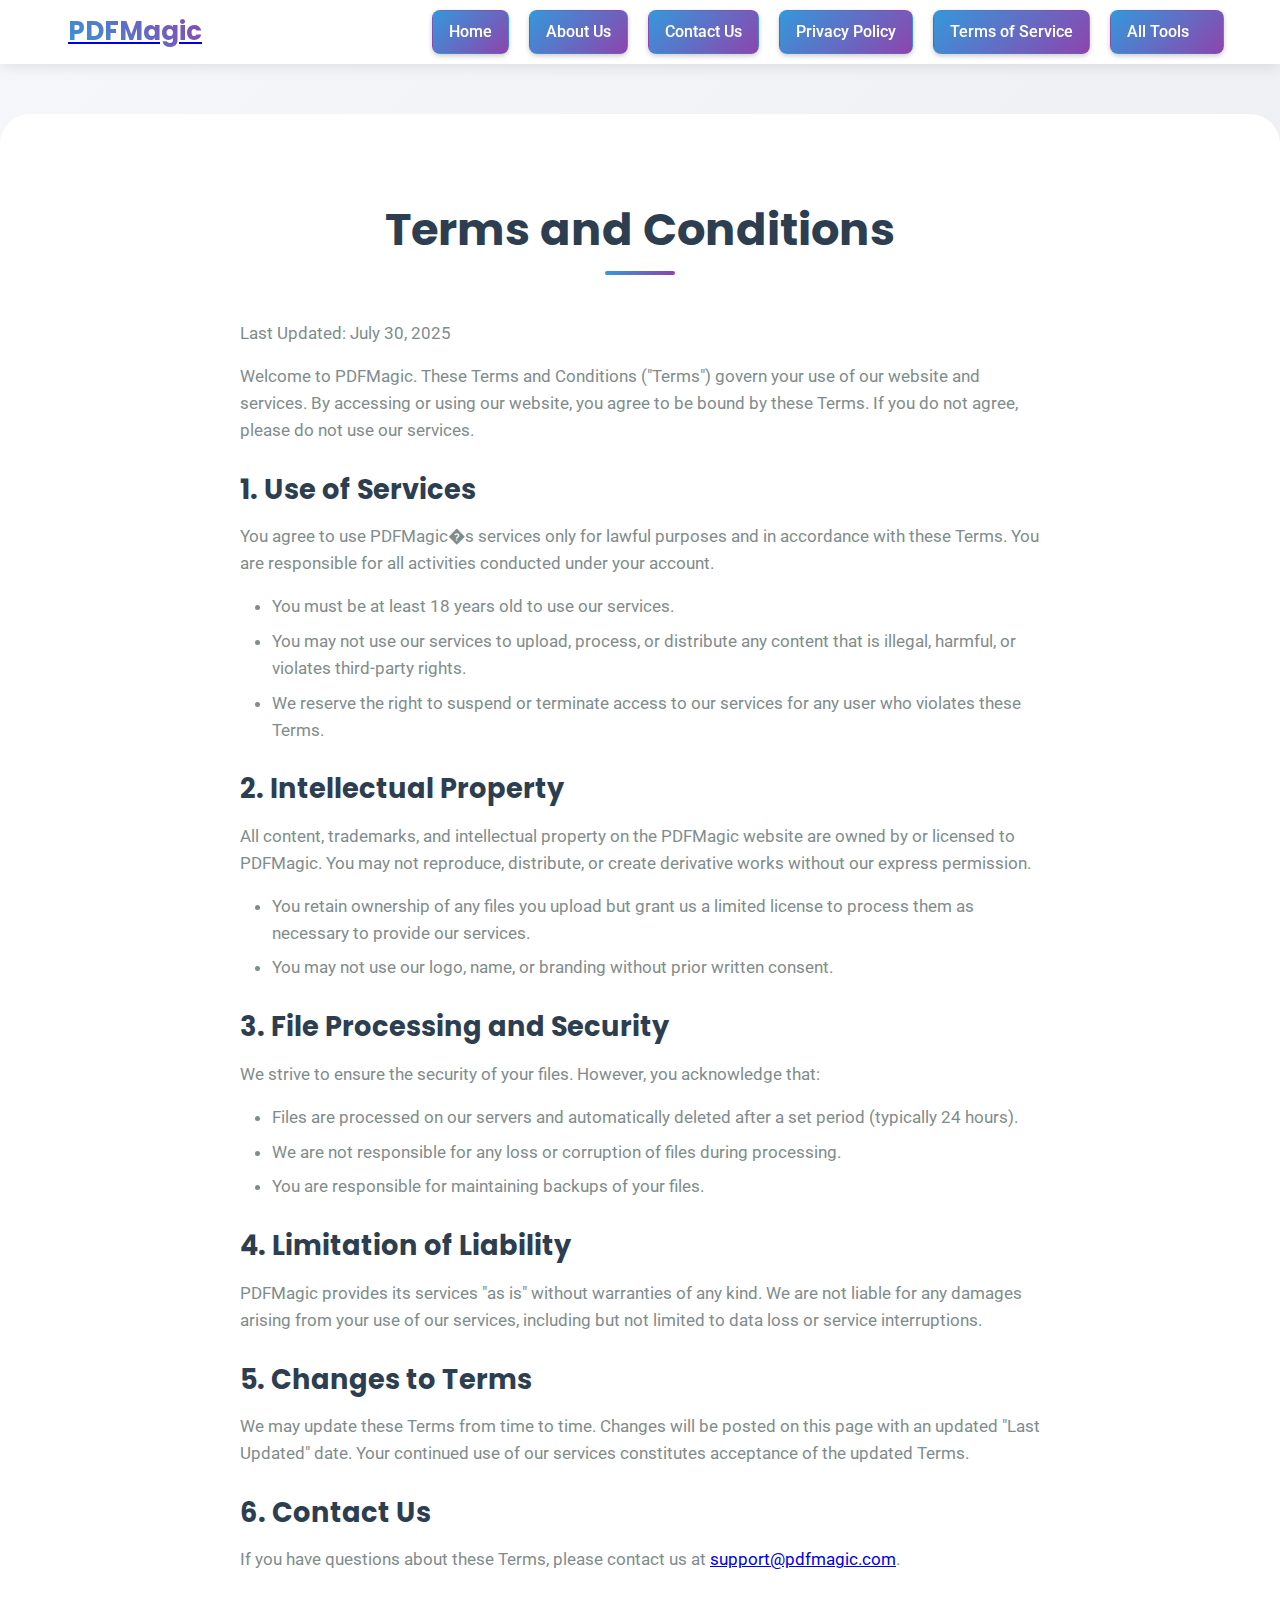
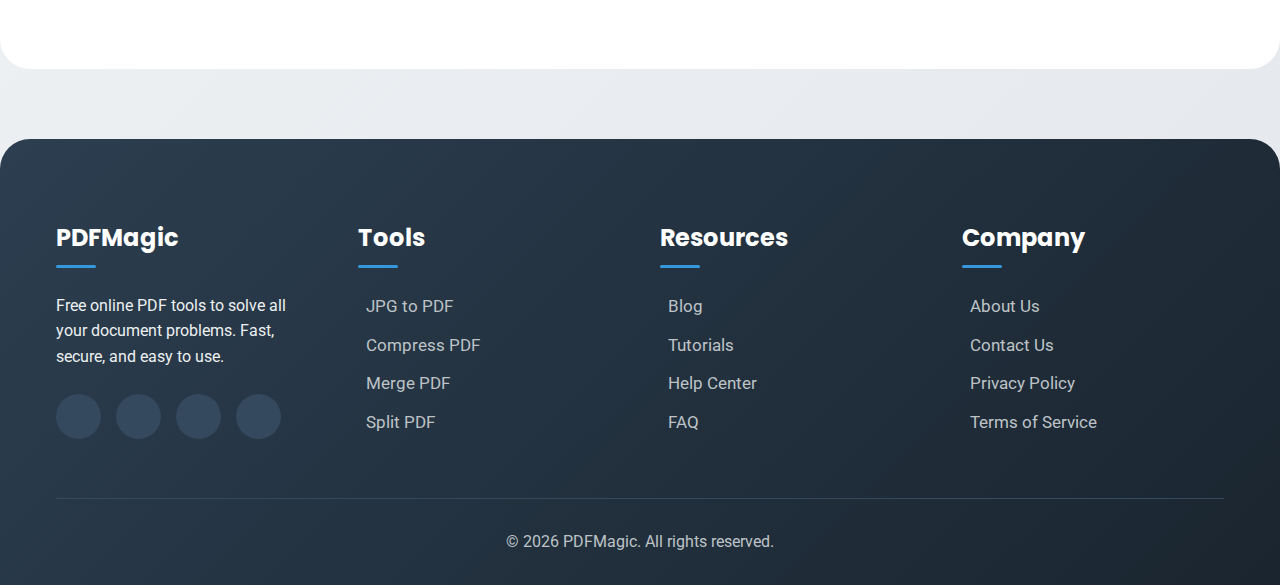
<file: terms-of-service.html>
<!DOCTYPE html>
<html lang="en">
<head>
    <meta charset="UTF-8">
    <meta name="viewport" content="width=device-width, initial-scale=1.0">
    <meta name="description" content="Terms and Conditions for using PDFMagic's free online PDF tools. Understand your rights and responsibilities.">
    <meta name="keywords" content="PDFMagic, terms and conditions, terms of service, PDF tools">
    <meta name="robots" content="index, follow">
    <meta name="author" content="PDFMagic Team">
    <title>PDFMagic - Terms and Conditions</title>
    <link rel="stylesheet" href="https://cdnjs.cloudflare.com/ajax/libs/font-awesome/6.4.0/css/all.min.css" integrity="sha512-iecdLmaskl7CVkqkXNQ/ZH/XLlvWZOJyj7Yy7tcenmpD1ypASozpmT/E0iPtmFIB46ZmdtAc9eNBvH0H/ZpiBw==" crossorigin="anonymous" referrerpolicy="no-referrer" />
    <link href="https://fonts.googleapis.com/css2?family=Poppins:wght@300;400;500;600;700&family=Roboto:wght@300;400;500;700&display=swap" rel="stylesheet">
    <style>
        * {
            margin: 0;
            padding: 0;
            box-sizing: border-box;
        }

        body {
            font-family: 'Roboto', sans-serif;
            line-height: 1.6;
            color: #333;
            background: linear-gradient(135deg, #f5f7fa 0%, #e4e7eb 100%);
            min-height: 100vh;
        }

        .container {
            width: 100%;
            max-width: 1200px;
            margin: 0 auto;
            padding: 0 1rem;
        }

        /* Header Styles */
        header {
            background-color: #ffffff;
            box-shadow: 0 2px 15px rgba(0,0,0,0.1);
            position: sticky;
            top: 0;
            z-index: 1000;
            padding: 0.625rem 0;
        }

        .header-top {
            display: flex;
            justify-content: space-between;
            align-items: center;
            flex-wrap: wrap;
        }

        .logo {
            display: flex;
            align-items: center;
            cursor: pointer;
        }

        .logo i {
            font-size: 2rem;
            color: #e74c3c;
            margin-right: 0.75rem;
        }

        .logo h1 {
            font-family: 'Poppins', sans-serif;
            font-size: clamp(1.5rem, 4vw, 1.625rem);
            font-weight: 700;
            color: #2c3e50;
            background: linear-gradient(45deg, #3498db, #8e44ad);
            -webkit-background-clip: text;
            -webkit-text-fill-color: transparent;
        }

        nav {
            display: flex;
            align-items: center;
        }

        nav ul {
            display: flex;
            list-style: none;
            margin: 0;
        }

        nav ul li {
            margin-left: 1.25rem;
            position: relative;
        }

        nav ul li a {
            text-decoration: none;
            color: #ffffff;
            font-weight: 500;
            font-size: clamp(0.875rem, 2.5vw, 1rem);
            padding: 0.5rem 1rem;
            background: linear-gradient(135deg, #3498db, #8e44ad);
            border-radius: 0.5rem;
            transition: all 0.3s ease;
            display: flex;
            align-items: center;
            box-shadow: 0 2px 5px rgba(0,0,0,0.2);
            border: 1px solid transparent;
        }

        nav ul li a:hover {
            background: #e74c3c;
            transform: translateY(-2px);
            box-shadow: 0 4px 10px rgba(0,0,0,0.3);
        }

        nav ul li a:focus {
            outline: 2px solid #e74c3c;
            outline-offset: 2px;
        }

        .dropdown {
            position: relative;
        }

        .dropdown-toggle::after {
            content: '\f078';
            font-family: 'Font Awesome 6 Free';
            font-weight: 900;
            margin-left: 0.5rem;
            font-size: 0.8rem;
        }

        .dropdown-menu {
            display: none;
            position: absolute;
            top: 100%;
            left: 0;
            background-color: #ffffff;
            box-shadow: 0 4px 15px rgba(0,0,0,0.1);
            min-width: 200px;
            z-index: 1000;
            border-radius: 0.5rem;
            padding: 0.5rem 0;
        }

        .dropdown:hover .dropdown-menu,
        .dropdown-menu.active {
            display: block;
        }

        .dropdown-menu li {
            margin: 0;
            padding: 0.5rem 1rem;
        }

        .dropdown-menu li a {
            justify-content: flex-start;
            padding: 0.5rem 1rem;
            font-size: 0.95rem;
            background: linear-gradient(135deg, #3498db, #8e44ad);
            color: #ffffff;
            border-radius: 0.5rem;
            margin: 0.25rem 0;
            box-shadow: 0 2px 5px rgba(0,0,0,0.2);
        }

        .dropdown-menu li a:hover {
            background: #e74c3c;
            color: #ffffff;
            transform: translateY(-2px);
            box-shadow: 0 4px 10px rgba(0,0,0,0.3);
        }

        .hamburger {
            display: none;
            font-size: 1.5rem;
            color: #2c3e50;
            cursor: pointer;
            padding: 0.625rem;
            border: none;
            background: none;
        }

        @media (max-width: 768px) {
            .hamburger {
                display: block;
            }

            nav ul {
                display: none;
                flex-direction: column;
                position: absolute;
                top: 100%;
                left: 0;
                width: 100%;
                background-color: #ffffff;
                box-shadow: 0 4px 15px rgba(0,0,0,0.1);
                padding: 1.25rem 0;
                z-index: 999;
            }

            nav ul.active {
                display: flex;
            }

            nav ul li {
                margin: 0.625rem 0;
                text-align: center;
            }

            nav ul li a {
                font-size: 1.125rem;
                padding: 0.75rem 1.5rem;
                justify-content: center;
                margin: 0.25rem 1rem;
            }

            .dropdown-menu {
                position: static;
                box-shadow: none;
                background-color: #f8f9fa;
                padding: 0.5rem 1.5rem;
            }

            .dropdown-menu li a {
                justify-content: center;
                margin: 0.25rem 0;
            }
        }

        /* Main Content Styles */
        .terms-section {
            padding: clamp(3rem, 8vw, 5rem) 0;
            background-color: #ffffff;
            border-radius: 1.875rem;
            margin: 3.125rem 0;
        }

        .section-title {
            text-align: center;
            margin-bottom: 2.5rem;
        }

        .section-title h2 {
            font-family: 'Poppins', sans-serif;
            font-size: clamp(1.8rem, 4vw, 2.8rem);
            color: #2c3e50;
            margin-bottom: 0.9375rem;
            position: relative;
            display: inline-block;
        }

        .section-title h2::after {
            content: '';
            position: absolute;
            bottom: -10px;
            left: 50%;
            transform: translateX(-50%);
            width: 70px;
            height: 4px;
            background: linear-gradient(to right, #3498db, #8e44ad);
            border-radius: 2px;
        }

        .terms-content {
            max-width: 800px;
            margin: 0 auto;
            font-size: clamp(0.9rem, 2.5vw, 1.05rem);
            color: #7f8c8d;
        }

        .terms-content h3 {
            font-family: 'Poppins', sans-serif;
            font-size: clamp(1.3rem, 3.5vw, 1.7rem);
            color: #2c3e50;
            margin: 1.5rem 0 0.75rem;
        }

        .terms-content p {
            margin-bottom: 1rem;
        }

        .terms-content ul {
            list-style-type: disc;
            margin: 1rem 0 1.5rem 2rem;
        }

        .terms-content ul li {
            margin-bottom: 0.5rem;
        }

        /* Footer Styles */
        footer {
            background: linear-gradient(135deg, #2c3e50 0%, #1a252f 100%);
            color: #ecf0f1;
            padding: clamp(3rem, 8vw, 5rem) 0 1.875rem;
            border-radius: 1.875rem 1.875rem 0 0;
            margin-top: clamp(3rem, 8vw, 4.375rem);
        }

        .footer-grid {
            display: grid;
            grid-template-columns: repeat(auto-fit, minmax(clamp(180px, 25vw, 200px), 1fr));
            gap: clamp(1.5rem, 4vw, 2.5rem);
            margin-bottom: 3.125rem;
        }

        .footer-column h3 {
            font-family: 'Poppins', sans-serif;
            font-size: clamp(1.2rem, 3vw, 1.5rem);
            margin-bottom: 1.5625rem;
            color: white;
            position: relative;
            padding-bottom: 0.625rem;
        }

        .footer-column h3::after {
            content: '';
            position: absolute;
            bottom: 0;
            left: 0;
            width: 40px;
            height: 3px;
            background: #3498db;
            border-radius: 2px;
        }

        .footer-column ul {
            list-style: none;
        }

        .footer-column ul li {
            margin-bottom: 0.75rem;
        }

        .footer-column ul li a {
            color: #bdc3c7;
            text-decoration: none;
            transition: all 0.3s;
            font-size: clamp(0.875rem, 2.5vw, 1.05rem);
            display: flex;
            align-items: center;
        }

        .footer-column ul li a i {
            margin-right: 0.5rem;
        }

        .footer-column ul li a:hover {
            color: white;
            padding-left: 0.3125rem;
        }

        .social-icons {
            display: flex;
            gap: 0.9375rem;
            margin-top: 1.5625rem;
        }

        .social-icons a {
            display: inline-flex;
            align-items: center;
            justify-content: center;
            width: 45px;
            height: 45px;
            background-color: #34495e;
            border-radius: 50%;
            color: white;
            transition: all 0.3s;
            font-size: 1.2rem;
        }

        .social-icons a:hover {
            background: linear-gradient(135deg, #3498db, #8e44ad);
            transform: translateY(-5px);
        }

        .copyright {
            text-align: center;
            padding-top: 1.875rem;
            border-top: 1px solid #34495e;
            color: #bdc3c7;
            font-size: clamp(0.875rem, 2.5vw, 1rem);
        }

        /* Responsive Design */
        @media (max-width: 768px) {
            header {
                padding: 0.9375rem 0;
            }

            .terms-section {
                padding: clamp(2.5rem, 6vw, 3.75rem) 0;
            }

            .section-title h2 {
                font-size: clamp(1.5rem, 4vw, 2.2rem);
            }

            .terms-content {
                font-size: clamp(0.85rem, 2.5vw, 1rem);
            }

            .terms-content h3 {
                font-size: clamp(1.2rem, 3vw, 1.5rem);
            }
        }

        @media (max-width: 480px) {
            .logo h1 {
                font-size: clamp(1.2rem, 3.5vw, 1.5rem);
            }

            .logo i {
                font-size: 1.5rem;
            }

            .hamburger {
                font-size: 1.25rem;
            }

            .section-title h2 {
                font-size: clamp(1.2rem, 3.5vw, 1.8rem);
            }

            .footer-grid {
                grid-template-columns: 1fr;
            }

            .social-icons a {
                width: 40px;
                height: 40px;
                font-size: 1rem;
            }
        }
    </style>
</head>
<body>
    <!-- Header -->
    <header>
        <div class="container">
            <div class="header-top">
                <a href="index.html" class="logo" aria-label="PDFMagic Home">
                    <i class="fas fa-file-pdf" aria-hidden="true"></i>
                    <h1>PDFMagic</h1>
                </a>
                <nav role="navigation" aria-label="Main navigation">
                    <button class="hamburger" aria-label="Toggle menu" aria-expanded="false">
                        <i class="fas fa-bars"></i>
                    </button>
                    <ul>
                        <li><a href="index.html" aria-label="Home page"><i class="fas fa-home" aria-hidden="true"></i> Home</a></li>
                        <li><a href="about.html" aria-label="About our company"><i class="fas fa-info-circle" aria-hidden="true"></i> About Us</a></li>
                        <li><a href="contact.html" aria-label="Contact us"><i class="fas fa-envelope" aria-hidden="true"></i> Contact Us</a></li>
                        <li><a href="privacy-policy.html" aria-label="Read our privacy policy"><i class="fas fa-shield-alt" aria-hidden="true"></i> Privacy Policy</a></li>
                        <li><a href="terms-of-service.html" aria-label="Read our terms of service"><i class="fas fa-file-contract" aria-hidden="true"></i> Terms of Service</a></li>
                        <li class="dropdown">
                            <a href="#" class="dropdown-toggle" aria-label="View all PDF tools" aria-haspopup="true" aria-expanded="false">
                                <i class="fas fa-tools" aria-hidden="true"></i> All Tools
                            </a>
                            <ul class="dropdown-menu">
                                <li><a href="jpg-to-pdf.html" aria-label="Convert JPG to PDF"><i class="fas fa-exchange-alt" aria-hidden="true"></i> JPG to PDF</a></li>
                                <li><a href="compress-pdf.html" aria-label="Compress PDF files"><i class="fas fa-compress-alt" aria-hidden="true"></i> Compress PDF</a></li>
                                <li><a href="merge-pdf.html" aria-label="Merge multiple PDFs"><i class="fas fa-object-group" aria-hidden="true"></i> Merge PDF</a></li>
                                <li><a href="split-pdf.html" aria-label="Split PDF into multiple files"><i class="fas fa-cut" aria-hidden="true"></i> Split PDF</a></li>
                                <li><a href="edit-pdf.html" aria-label="Edit PDF files"><i class="fas fa-edit" aria-hidden="true"></i> Edit PDF</a></li>
                                <li><a href="protect-pdf.html" aria-label="Protect PDF files"><i class="fas fa-lock" aria-hidden="true"></i> Protect PDF</a></li>
                                <li><a href="unlock-pdf.html" aria-label="Unlock PDF files"><i class="fas fa-unlock" aria-hidden="true"></i> Unlock PDF</a></li>
                                <li><a href="sign-pdf.html" aria-label="Sign PDF files"><i class="fas fa-file-signature" aria-hidden="true"></i> Sign PDF</a></li>
                            </ul>
                        </li>
                    </ul>
                </nav>
            </div>
        </div>
    </header>

    <!-- Main Content -->
    <main>
        <section class="terms-section" aria-labelledby="terms-heading">
            <div class="container">
                <div class="section-title">
                    <h2 id="terms-heading">Terms and Conditions</h2>
                </div>
                <div class="terms-content">
                    <p>Last Updated: July 30, 2025</p>
                    <p>Welcome to PDFMagic. These Terms and Conditions ("Terms") govern your use of our website and services. By accessing or using our website, you agree to be bound by these Terms. If you do not agree, please do not use our services.</p>
                    
                    <h3>1. Use of Services</h3>
                    <p>You agree to use PDFMagic�s services only for lawful purposes and in accordance with these Terms. You are responsible for all activities conducted under your account.</p>
                    <ul>
                        <li>You must be at least 18 years old to use our services.</li>
                        <li>You may not use our services to upload, process, or distribute any content that is illegal, harmful, or violates third-party rights.</li>
                        <li>We reserve the right to suspend or terminate access to our services for any user who violates these Terms.</li>
                    </ul>

                    <h3>2. Intellectual Property</h3>
                    <p>All content, trademarks, and intellectual property on the PDFMagic website are owned by or licensed to PDFMagic. You may not reproduce, distribute, or create derivative works without our express permission.</p>
                    <ul>
                        <li>You retain ownership of any files you upload but grant us a limited license to process them as necessary to provide our services.</li>
                        <li>You may not use our logo, name, or branding without prior written consent.</li>
                    </ul>

                    <h3>3. File Processing and Security</h3>
                    <p>We strive to ensure the security of your files. However, you acknowledge that:</p>
                    <ul>
                        <li>Files are processed on our servers and automatically deleted after a set period (typically 24 hours).</li>
                        <li>We are not responsible for any loss or corruption of files during processing.</li>
                        <li>You are responsible for maintaining backups of your files.</li>
                    </ul>

                    <h3>4. Limitation of Liability</h3>
                    <p>PDFMagic provides its services "as is" without warranties of any kind. We are not liable for any damages arising from your use of our services, including but not limited to data loss or service interruptions.</p>

                    <h3>5. Changes to Terms</h3>
                    <p>We may update these Terms from time to time. Changes will be posted on this page with an updated "Last Updated" date. Your continued use of our services constitutes acceptance of the updated Terms.</p>

                    <h3>6. Contact Us</h3>
                    <p>If you have questions about these Terms, please contact us at <a href="mailto:support@pdfmagic.com">support@pdfmagic.com</a>.</p>
                </div>
            </div>
        </section>
    </main>

    <!-- Footer -->
    <footer aria-labelledby="footer-heading">
        <div class="container">
            <div class="footer-grid">
                <div class="footer-column">
                    <h3 id="footer-heading">PDFMagic</h3>
                    <p>Free online PDF tools to solve all your document problems. Fast, secure, and easy to use.</p>
                    <div class="social-icons">
                        <a href="https://www.facebook.com/pdfmagic" aria-label="Follow us on Facebook"><i class="fab fa-facebook-f" aria-hidden="true"></i></a>
                        <a href="https://www.twitter.com/pdfmagic" aria-label="Follow us on Twitter"><i class="fab fa-twitter" aria-hidden="true"></i></a>
                        <a href="https://www.instagram.com/pdfmagic" aria-label="Follow us on Instagram"><i class="fab fa-instagram" aria-hidden="true"></i></a>
                        <a href="https://www.linkedin.com/company/pdfmagic" aria-label="Follow us on LinkedIn"><i class="fab fa-linkedin-in" aria-hidden="true"></i></a>
                    </div>
                </div>
                <div class="footer-column">
                    <h3>Tools</h3>
                    <ul>
                        <li><a href="jpg-to-pdf.html" aria-label="Convert JPG to PDF"><i class="fas fa-chevron-right" aria-hidden="true"></i> JPG to PDF</a></li>
                        <li><a href="compress-pdf.html" aria-label="Compress PDF files"><i class="fas fa-chevron-right" aria-hidden="true"></i> Compress PDF</a></li>
                        <li><a href="merge-pdf.html" aria-label="Merge multiple PDFs"><i class="fas fa-chevron-right" aria-hidden="true"></i> Merge PDF</a></li>
                        <li><a href="split-pdf.html" aria-label="Split PDF into multiple files"><i class="fas fa-chevron-right" aria-hidden="true"></i> Split PDF</a></li>
                    </ul>
                </div>
                <div class="footer-column">
                    <h3>Resources</h3>
                    <ul>
                        <li><a href="blog.html" aria-label="Read our blog"><i class="fas fa-chevron-right" aria-hidden="true"></i> Blog</a></li>
                        <li><a href="tutorials.html" aria-label="View tutorials"><i class="fas fa-chevron-right" aria-hidden="true"></i> Tutorials</a></li>
                        <li><a href="help-center.html" aria-label="Visit help center"><i class="fas fa-chevron-right" aria-hidden="true"></i> Help Center</a></li>
                        <li><a href="faq.html" aria-label="Read FAQs"><i class="fas fa-chevron-right" aria-hidden="true"></i> FAQ</a></li>
                    </ul>
                </div>
                <div class="footer-column">
                    <h3>Company</h3>
                    <ul>
                        <li><a href="about.html" aria-label="About our company"><i class="fas fa-chevron-right" aria-hidden="true"></i> About Us</a></li>
                        <li><a href="contact.html" aria-label="Contact us"><i class="fas fa-chevron-right" aria-hidden="true"></i> Contact Us</a></li>
                        <li><a href="privacy-policy.html" aria-label="Read our privacy policy"><i class="fas fa-chevron-right" aria-hidden="true"></i> Privacy Policy</a></li>
                        <li><a href="terms-of-service.html" aria-label="Read our terms of service"><i class="fas fa-chevron-right" aria-hidden="true"></i> Terms of Service</a></li>
                    </ul>
                </div>
            </div>
            <div class="copyright">
                <p>&copy; <span id="current-year"></span> PDFMagic. All rights reserved.</p>
            </div>
        </div>
    </footer>

    <!-- JavaScript -->
    <script>
        const hamburger = document.querySelector('.hamburger');
        const navMenu = document.querySelector('nav ul');
        const hamburgerIcon = hamburger ? hamburger.querySelector('i') : null;
        const dropdownToggle = document.querySelector('.dropdown-toggle');
        const dropdownMenu = document.querySelector('.dropdown-menu');
        const currentYearSpan = document.querySelector('#current-year');

        if (currentYearSpan) {
            currentYearSpan.textContent = new Date().getFullYear();
        }

        if (hamburger && navMenu && hamburgerIcon) {
            hamburger.addEventListener('click', () => {
                navMenu.classList.toggle('active');
                const isExpanded = navMenu.classList.contains('active');
                hamburger.setAttribute('aria-expanded', isExpanded);
                hamburgerIcon.classList.toggle('fa-bars');
                hamburgerIcon.classList.toggle('fa-times');
                if (!isExpanded) {
                    dropdownMenu.classList.remove('active');
                    dropdownToggle.setAttribute('aria-expanded', 'false');
                }
            });
        }

        if (dropdownToggle && dropdownMenu) {
            dropdownToggle.addEventListener('click', (e) => {
                if (window.innerWidth <= 768) {
                    e.preventDefault();
                    dropdownMenu.classList.toggle('active');
                    const isExpanded = dropdownMenu.classList.contains('active');
                    dropdownToggle.setAttribute('aria-expanded', isExpanded);
                }
            });
        }

        document.addEventListener('click', (event) => {
            if (hamburger && navMenu && !hamburger.contains(event.target) && !navMenu.contains(event.target) && navMenu.classList.contains('active')) {
                navMenu.classList.remove('active');
                hamburger.setAttribute('aria-expanded', 'false');
                hamburgerIcon.classList.add('fa-bars');
                hamburgerIcon.classList.remove('fa-times');
                dropdownMenu.classList.remove('active');
                dropdownToggle.setAttribute('aria-expanded', 'false');
            }
        });
    </script>
</body>
</html>
</file>
